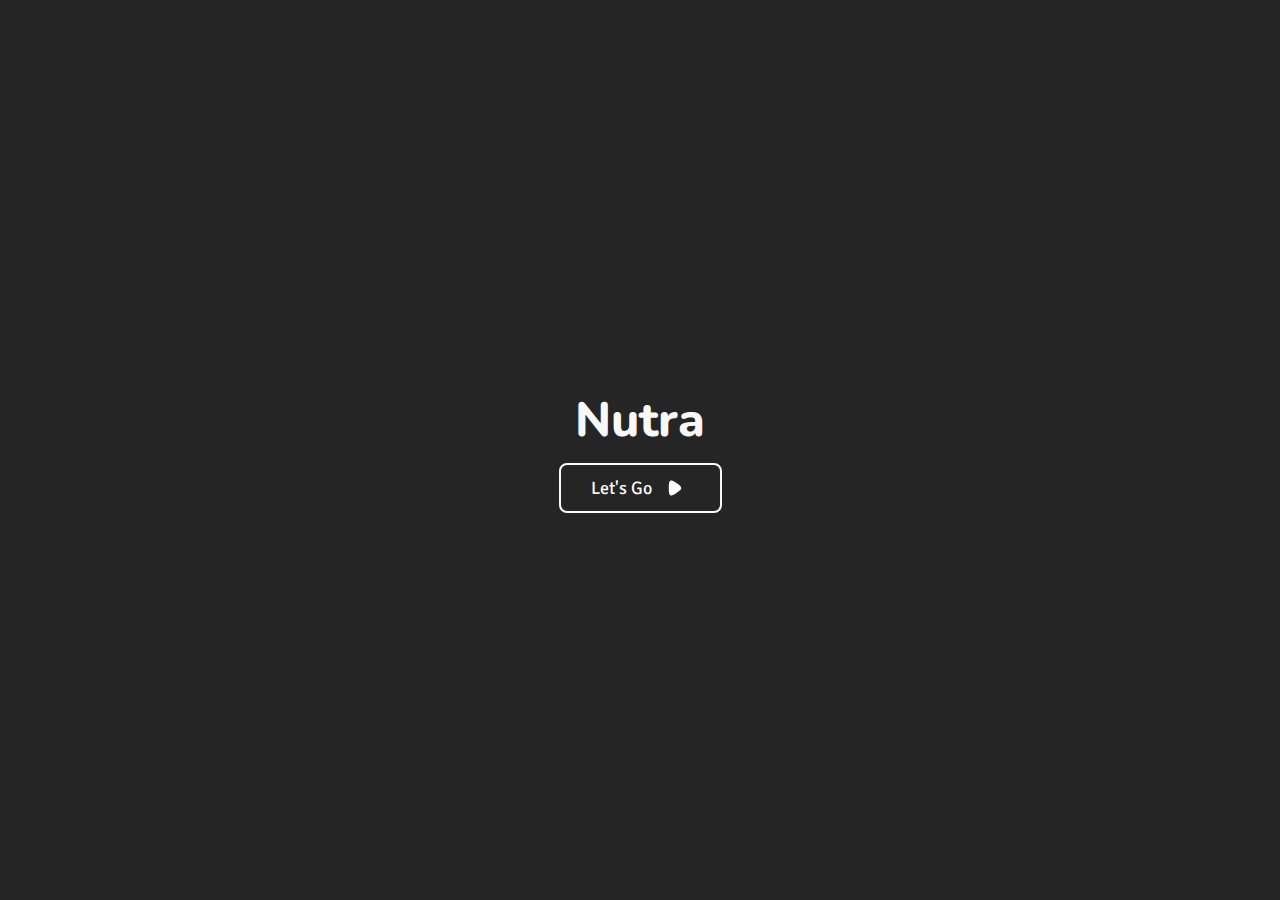
<file: index.html>
<!DOCTYPE html>
<html lang="en">
<head>
    <meta charset="UTF-8">
    <meta name="viewport" content="width=device-width, initial-scale=1.0">
    <link rel="preconnect" href="https://fonts.googleapis.com">
    <link rel="preconnect" href="https://fonts.gstatic.com" crossorigin>
    <link href="https://fonts.googleapis.com/css2?family=Nunito:wght@400;600;700;800&family=Poppins:wght@400;500;600;700&family=Signika:wght@300;400;600&display=swap" rel="stylesheet">
    <link rel="stylesheet" href="index.css">
    <title>Document</title>
</head>
<body>
    
    <div class="main">
        <div class="logo">
            Nutra
            <a href="home.html"><button id="go_btn">Let's Go <img src="icons/join_white.svg" alt="explore"></button></a>
        </div>
    </div>

</body>
</html>
</file>
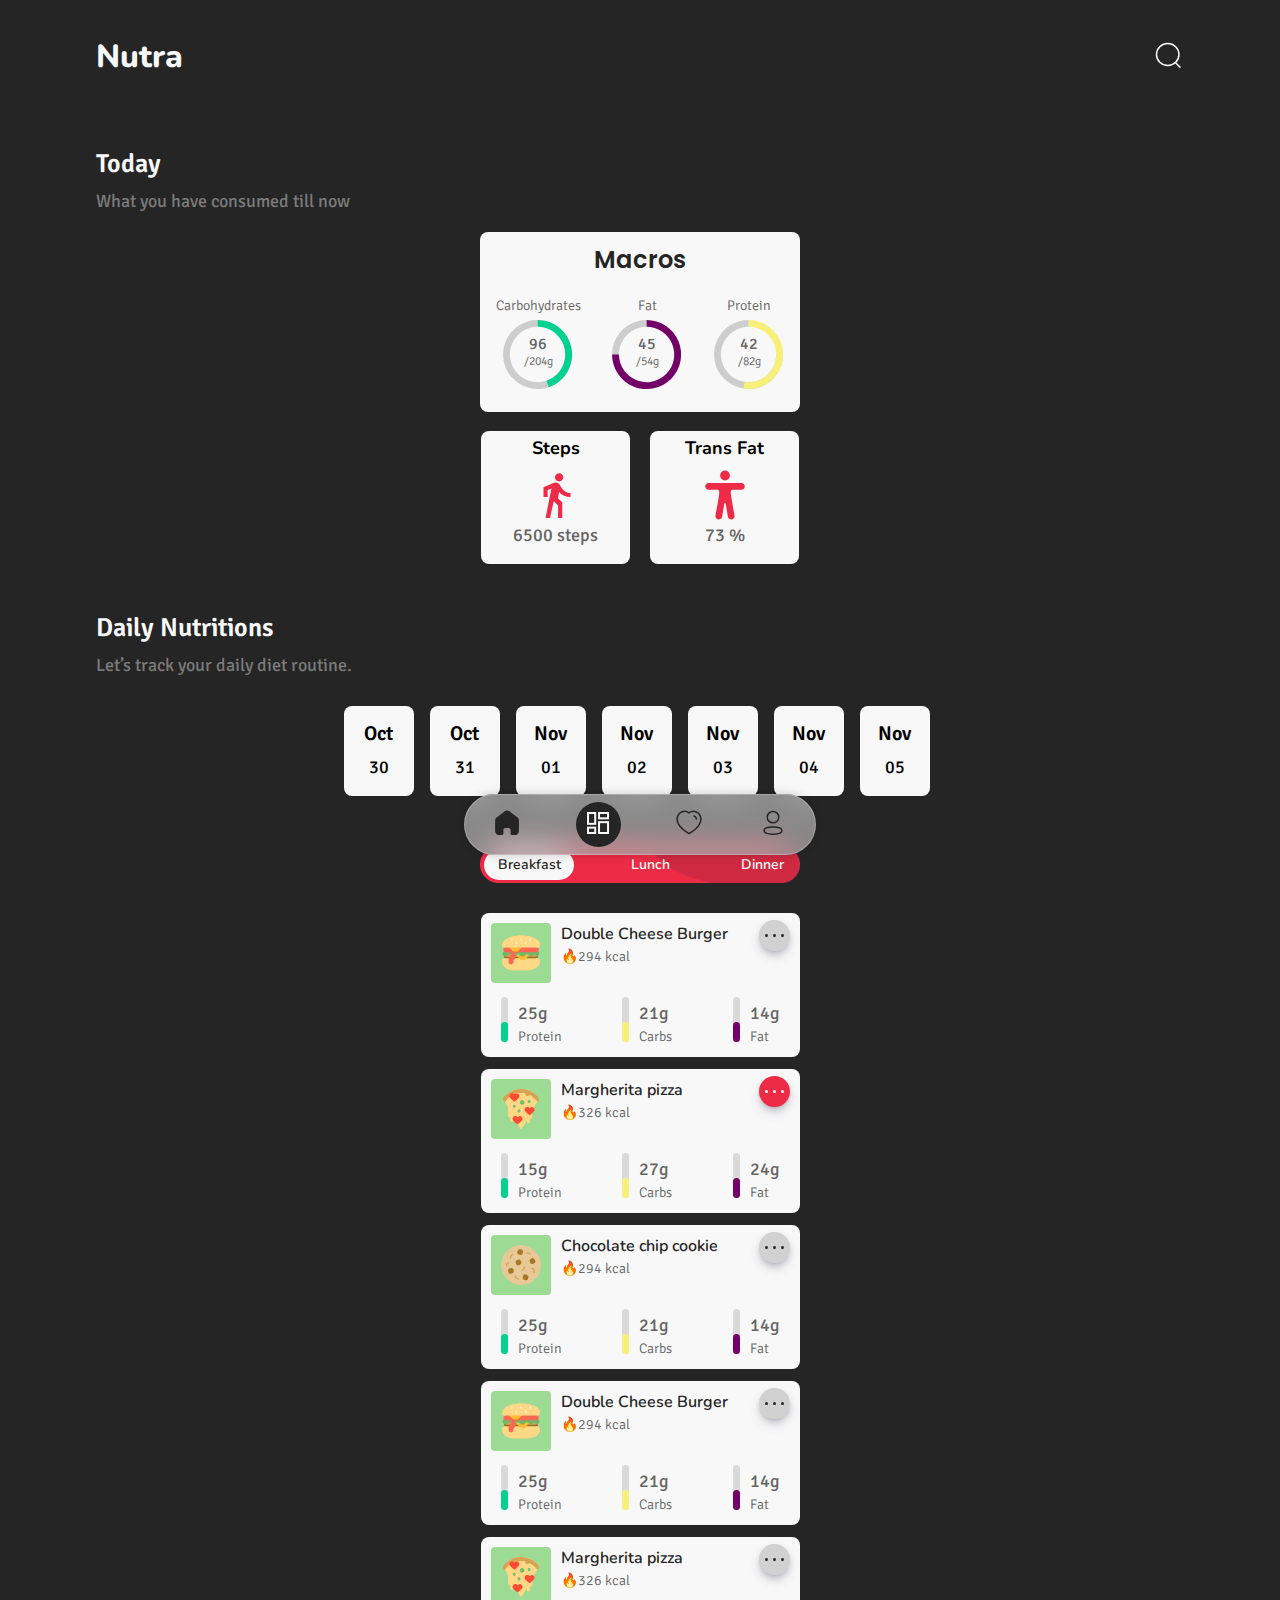
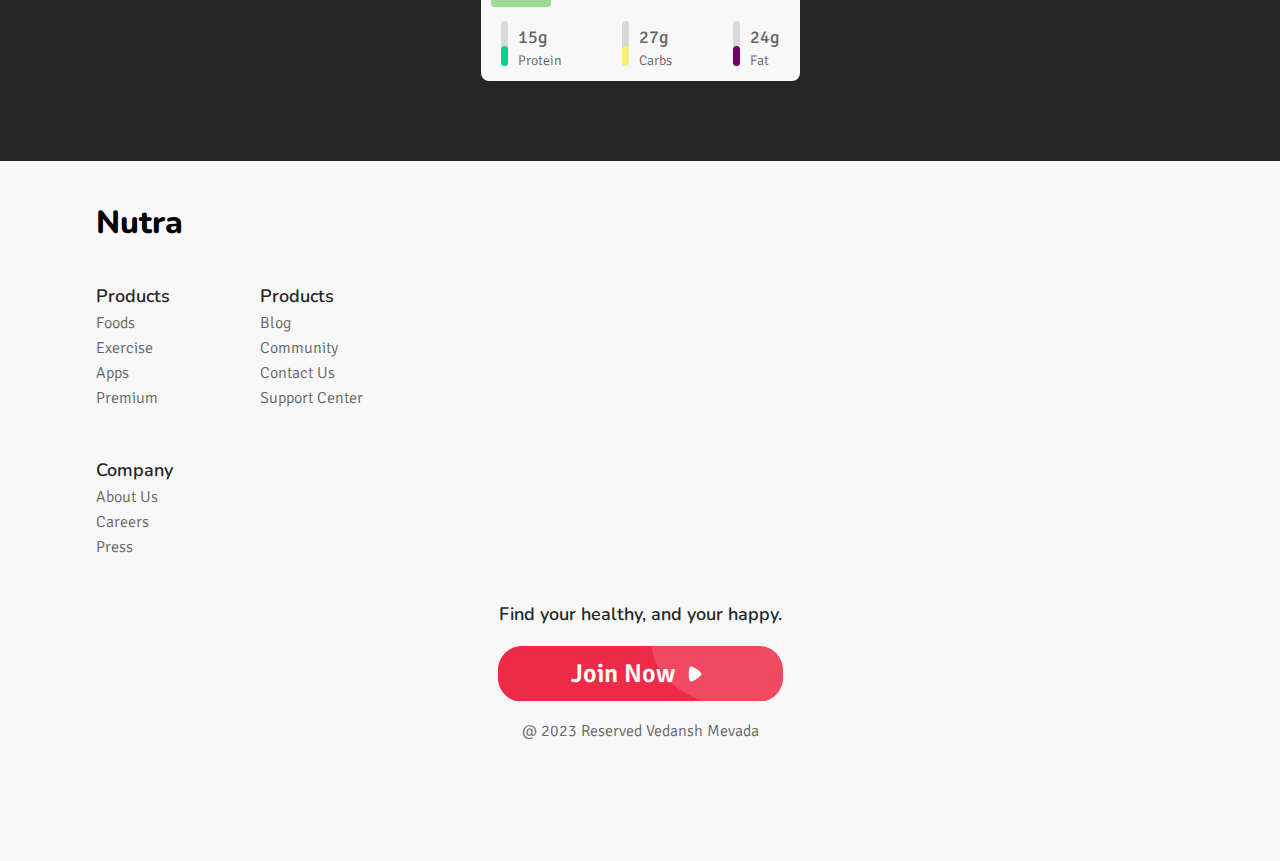
<file: dashboard.html>
<!DOCTYPE html>
<html lang="en">
<head>
    <meta charset="UTF-8">
    <meta name="viewport" content="width=device-width, initial-scale=1.0">
    <link rel="preconnect" href="https://fonts.googleapis.com">
    <link rel="preconnect" href="https://fonts.gstatic.com" crossorigin>
    <link href="https://fonts.googleapis.com/css2?family=Nunito:wght@400;600;700;800&family=Poppins:wght@400;500;600;700&family=Signika:wght@300;400;600&display=swap" rel="stylesheet">
    <link rel="stylesheet" href="css/flipdown.css">
    <link rel="stylesheet" href="css/style.css">
    <script src="js/flipdown.js"></script>
    <link rel="stylesheet" href="dashboard.css">
    <title>Document</title>
</head>
<body>
    
    <div class="main">

        <div class="container">


<!-------------------------------------------- Top Navbar --------------------------------------------------------->



            <div class="upper_nav">
                <a href="index.html"><div id="logo">Nutra</div></a>
                <div id="search"><img src="icons/Search.svg" alt="search_icon"></div>
            </div>
    


<!-------------------------------------------- Bottom Navbar --------------------------------------------------------->



            <div class="lower_nav">
                <div class="menu">
                <a href="home.html"><img src="icons/Home_black.svg" alt="Home"></a>
                <a href="dashboard.html"  id="active"><img src="icons/dashboard_white.svg" alt="Dashboard"></a>
                <a href="#"><img src="icons/Heart.svg" alt="Heart"></a>
                <a href="profile.html"><img src="icons/Profile_outline.svg" alt="Profile"></a>
                </div>
            </div>
    
<!-------------------------------------------- Tracker --------------------------------------------------------->

            <div class="tracker">
                <div class="tracker_title">
                    <h3>Today</h3>
                    <p>What you have consumed till now </p>
                </div>

                <div class="tracker_image">
                    <div class="image_title">Macros</div>
                    <div class="ranges">
                        <div class="carb">
                            <div class="text">Carbohydrates</div>
                            <div class="carb_range">
                                <span id="up">96</span><br>/204g
                            </div>
                        </div>
                        <div class="fat">
                            <div class="text">Fat</div>
                            <div class="fat_range">
                                <span id="up">45</span><br>/54g
                            </div>
                        </div>
                        <div class="protein">
                            <div class="text">Protein</div>
                            <div class="protein_range">
                                <span id="up">42</span><br>/82g
                            </div>
                        </div>
                    </div>

                    <div class="count">
                        <div class="steps side">
                            <div class="step_title">Steps</div>
                            <div class="step_icon"><img src="icons/walk.svg" alt="walk"></div>
                            <div class="step_counts">6500 steps</div>
                        </div>
                        <div class="fat_burn side">
                            <div class="burn_title">Trans Fat</div>
                            <div class="burn_icon"><img src="icons/trans_fat.svg" alt="fat_burn"></div>
                            <div class="burn_counts">73 %</div>
                        </div>
                    </div>
                </div>


<!-------------------------------------------- Days_slider --------------------------------------------------------->



            </div>            

            <div class="newtrients_title">
                <h3>Daily Nutritions</h3>
                <p>Let’s track your daily diet routine.</p>
            </div>



        </div>

        <div class="date_slider">
            <div class="mini_card">
                <div class="month">Oct</div>
                <div class="date">30</div>
            </div>
            <div class="mini_card">
                <div class="month">Oct</div>
                <div class="date">31</div>
            </div>
            <div class="mini_card">
                <div class="month">Nov</div>
                <div class="date">01</div>
            </div>
            <div class="mini_card">
                <div class="month">Nov</div>
                <div class="date">02</div>
            </div>
            <div class="mini_card">
                <div class="month">Nov</div>
                <div class="date">03</div>
            </div>
            <div class="mini_card">
                <div class="month">Nov</div>
                <div class="date">04</div>
            </div>
            <div class="mini_card">
                <div class="month">Nov</div>
                <div class="date">05</div>
            </div>
        </div>




<!-------------------------------------------- Breakfast / Lunch / Dinner --------------------------------------------------------->




        <div class="routine_track">
            <div class="eating_time">
                <img src="images/Timings_plate.png" alt="Timings_plate">
                <ul class="time_ul">
                    <li class="time_li">Breakfast</li>
                    <li class="time_li">Lunch</li>
                    <li class="time_li">Dinner</li>
                </ul>
            </div>



<!-------------------------------------------- Food Card --------------------------------------------------------->




            <div class="cards">

                <div class="card_food">
                    <div class="upper_card">
                        <div class="card_icon"><img src="icons/burger.svg" alt="burger"></div>
                        <div class="name">Double Cheese Burger<br><span id="calorie">🔥294 kcal</span></div>
                    </div>
                    <div class="food_menu">
                        <div class="dot"></div>
                        <div class="dot"></div>
                        <div class="dot"></div>
                    </div>
                    <div class="lower_card">
                        <div class="progress_protein">
                            <div class="progress_icon"><img src="icons/protein_bar.svg" alt="protein_bar"></div>
                            <div class="progress_text">25g<br><span id="prog">Protein</span></div>
                        </div>
                        <div class="progress_carbs">
                            <div class="progress_icon"><img src="icons/carbs_bar.svg" alt="carbs_bar"></div>
                            <div class="progress_text">21g<br><span id="prog">Carbs</span></div>
                        </div>
                        <div class="progress_fat">
                            <div class="progress_icon"><img src="icons/fat_bar.svg" alt="fat_bar"></div>
                            <div class="progress_text">14g<br><span id="prog">Fat</span></div>
                        </div>
                    </div>
                </div>
                <div class="card_food">
                    <div class="upper_card">
                        <div class="card_icon"><img src="icons/pizza.svg" alt="pizza"></div>
                        <div class="name">Margherita pizza<br><span id="calorie">🔥326 kcal</span></div>
                    </div>
                    <div class="food_menu" id="active_menu">
                        <div class="dot"></div>
                        <div class="dot"></div>
                        <div class="dot"></div>
                    </div>
                    <div class="lower_card">
                        <div class="progress_protein">
                            <div class="progress_icon"><img src="icons/protein_bar.svg" alt="protein_bar"></div>
                            <div class="progress_text">15g<br><span id="prog">Protein</span></div>
                        </div>
                        <div class="progress_carbs">
                            <div class="progress_icon"><img src="icons/carbs_bar.svg" alt="carbs_bar"></div>
                            <div class="progress_text">27g<br><span id="prog">Carbs</span></div>
                        </div>
                        <div class="progress_fat">
                            <div class="progress_icon"><img src="icons/fat_bar.svg" alt="fat_bar"></div>
                            <div class="progress_text">24g<br><span id="prog">Fat</span></div>
                        </div>
                    </div>
                </div>
                <div class="card_food">
                    <div class="upper_card">
                        <div class="card_icon"><img src="icons/cookie.svg" alt="cookie"></div>
                        <div class="name">Chocolate chip cookie<br><span id="calorie">🔥294 kcal</span></div>
                    </div>
                    <div class="food_menu">
                        <div class="dot"></div>
                        <div class="dot"></div>
                        <div class="dot"></div>
                    </div>
                    <div class="lower_card">
                        <div class="progress_protein">
                            <div class="progress_icon"><img src="icons/protein_bar.svg" alt="protein_bar"></div>
                            <div class="progress_text">25g<br><span id="prog">Protein</span></div>
                        </div>
                        <div class="progress_carbs">
                            <div class="progress_icon"><img src="icons/carbs_bar.svg" alt="carbs_bar"></div>
                            <div class="progress_text">21g<br><span id="prog">Carbs</span></div>
                        </div>
                        <div class="progress_fat">
                            <div class="progress_icon"><img src="icons/fat_bar.svg" alt="fat_bar"></div>
                            <div class="progress_text">14g<br><span id="prog">Fat</span></div>
                        </div>
                    </div>
                </div>
                <div class="card_food">
                    <div class="upper_card">
                        <div class="card_icon"><img src="icons/burger.svg" alt="burger"></div>
                        <div class="name">Double Cheese Burger<br><span id="calorie">🔥294 kcal</span></div>
                    </div>
                    <div class="food_menu">
                        <div class="dot"></div>
                        <div class="dot"></div>
                        <div class="dot"></div>
                    </div>
                    <div class="lower_card">
                        <div class="progress_protein">
                            <div class="progress_icon"><img src="icons/protein_bar.svg" alt="protein_bar"></div>
                            <div class="progress_text">25g<br><span id="prog">Protein</span></div>
                        </div>
                        <div class="progress_carbs">
                            <div class="progress_icon"><img src="icons/carbs_bar.svg" alt="carbs_bar"></div>
                            <div class="progress_text">21g<br><span id="prog">Carbs</span></div>
                        </div>
                        <div class="progress_fat">
                            <div class="progress_icon"><img src="icons/fat_bar.svg" alt="fat_bar"></div>
                            <div class="progress_text">14g<br><span id="prog">Fat</span></div>
                        </div>
                    </div>
                </div>
                <div class="card_food">
                    <div class="upper_card">
                        <div class="card_icon"><img src="icons/pizza.svg" alt="pizza"></div>
                        <div class="name">Margherita pizza<br><span id="calorie">🔥326 kcal</span></div>
                    </div>
                    <div class="food_menu">
                        <div class="dot"></div>
                        <div class="dot"></div>
                        <div class="dot"></div>
                    </div>
                    <div class="lower_card">
                        <div class="progress_protein">
                            <div class="progress_icon"><img src="icons/protein_bar.svg" alt="protein_bar"></div>
                            <div class="progress_text">15g<br><span id="prog">Protein</span></div>
                        </div>
                        <div class="progress_carbs">
                            <div class="progress_icon"><img src="icons/carbs_bar.svg" alt="carbs_bar"></div>
                            <div class="progress_text">27g<br><span id="prog">Carbs</span></div>
                        </div>
                        <div class="progress_fat">
                            <div class="progress_icon"><img src="icons/fat_bar.svg" alt="fat_bar"></div>
                            <div class="progress_text">24g<br><span id="prog">Fat</span></div>
                        </div>
                    </div>
                </div>

            </div>



        </div>



    </div>


<!-------------------------------------------- Footer --------------------------------------------------------->




    <footer>

        <section>
            <div class="footer_logo">Nutra</div>

            <div class="footer_title">

                <div class="title_one">
                    <div class="primary">Products</div>
                    <ul id="secondary">
                        <li id="secondary_li">Foods</li>
                        <li id="secondary_li">Exercise</li>
                        <li id="secondary_li">Apps</li>
                        <li id="secondary_li">Premium</li>
                    </ul>
                </div>
                <div class="title_two">
                    <div class="primary">Products</div>
                    <ul id="secondary">
                        <li id="secondary_li">Blog</li>
                        <li id="secondary_li">Community</li>
                        <li id="secondary_li">Contact Us</li>
                        <li id="secondary_li">Support Center</li>
                    </ul>
                </div>


            </div>

            <div class="title_three title_third" >
                <div class="primary">Company</div>
                <ul id="secondary">
                    <li id="secondary_li">About Us</li>
                    <li id="secondary_li">Careers</li>
                    <li id="secondary_li">Press</li>
                </ul>
            </div>

            <div class="title_center">
                Find your healthy, and your happy.
            </div>

            <a href="dashboard.html">
                <div class="join_footer">
                    Join Now <img src="icons/join_white.svg" alt="join">
                </div>
            </a>

            <div class="copyright">
                @ 2023 Reserved Vedansh Mevada
            </div>

        </section>

    </footer>


</body>
</html>
</file>
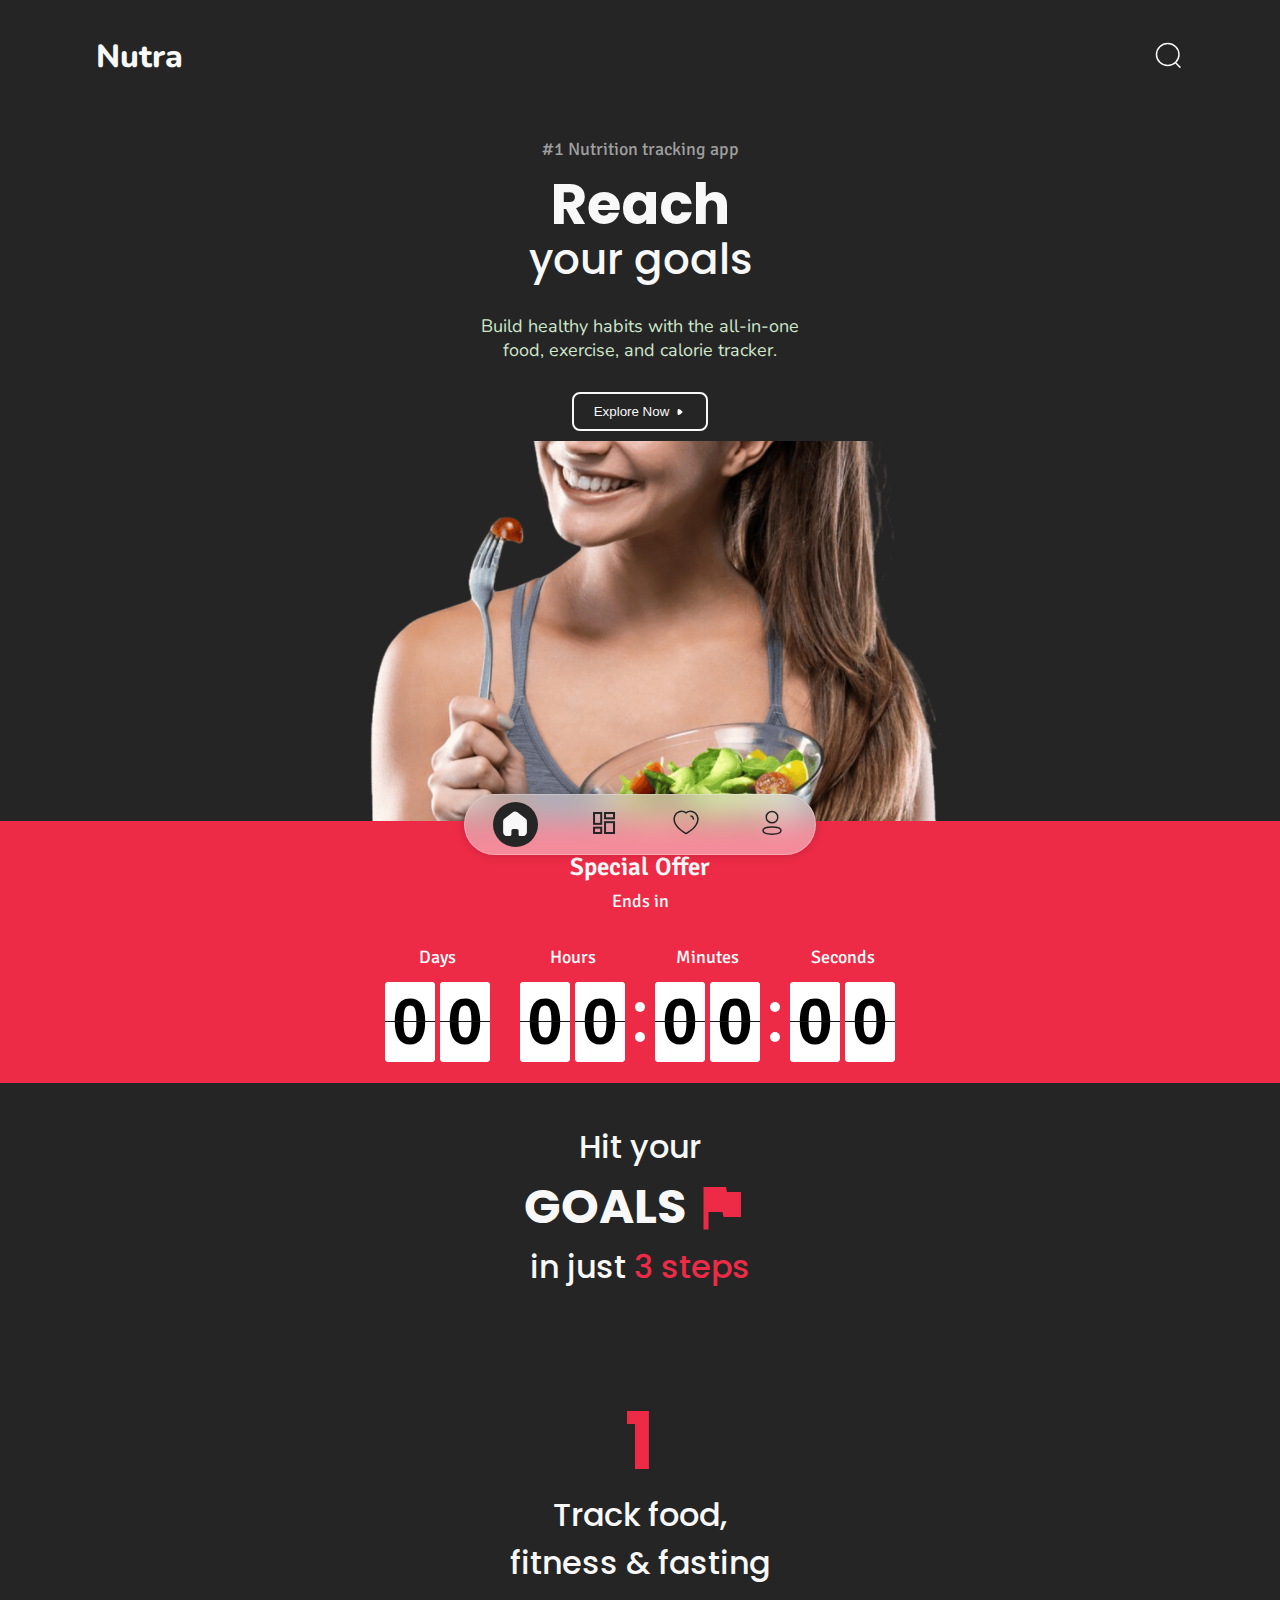
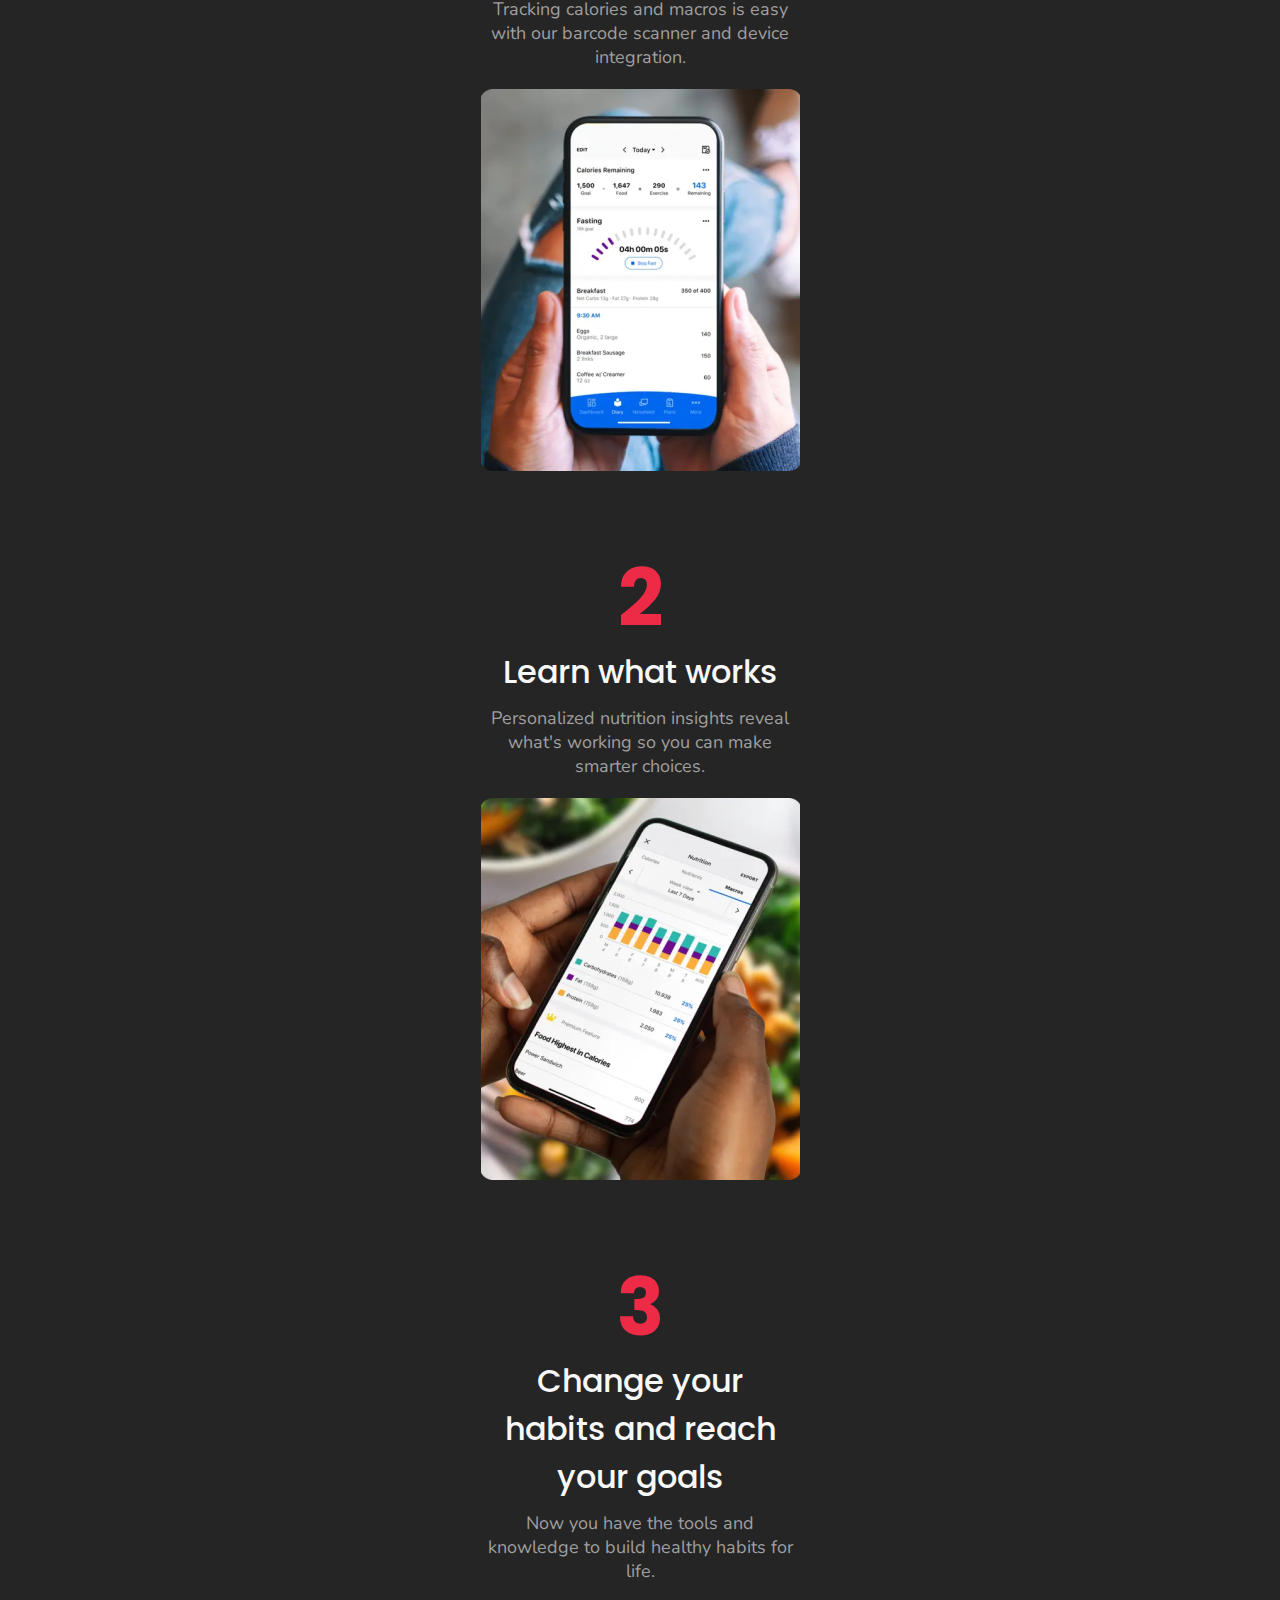
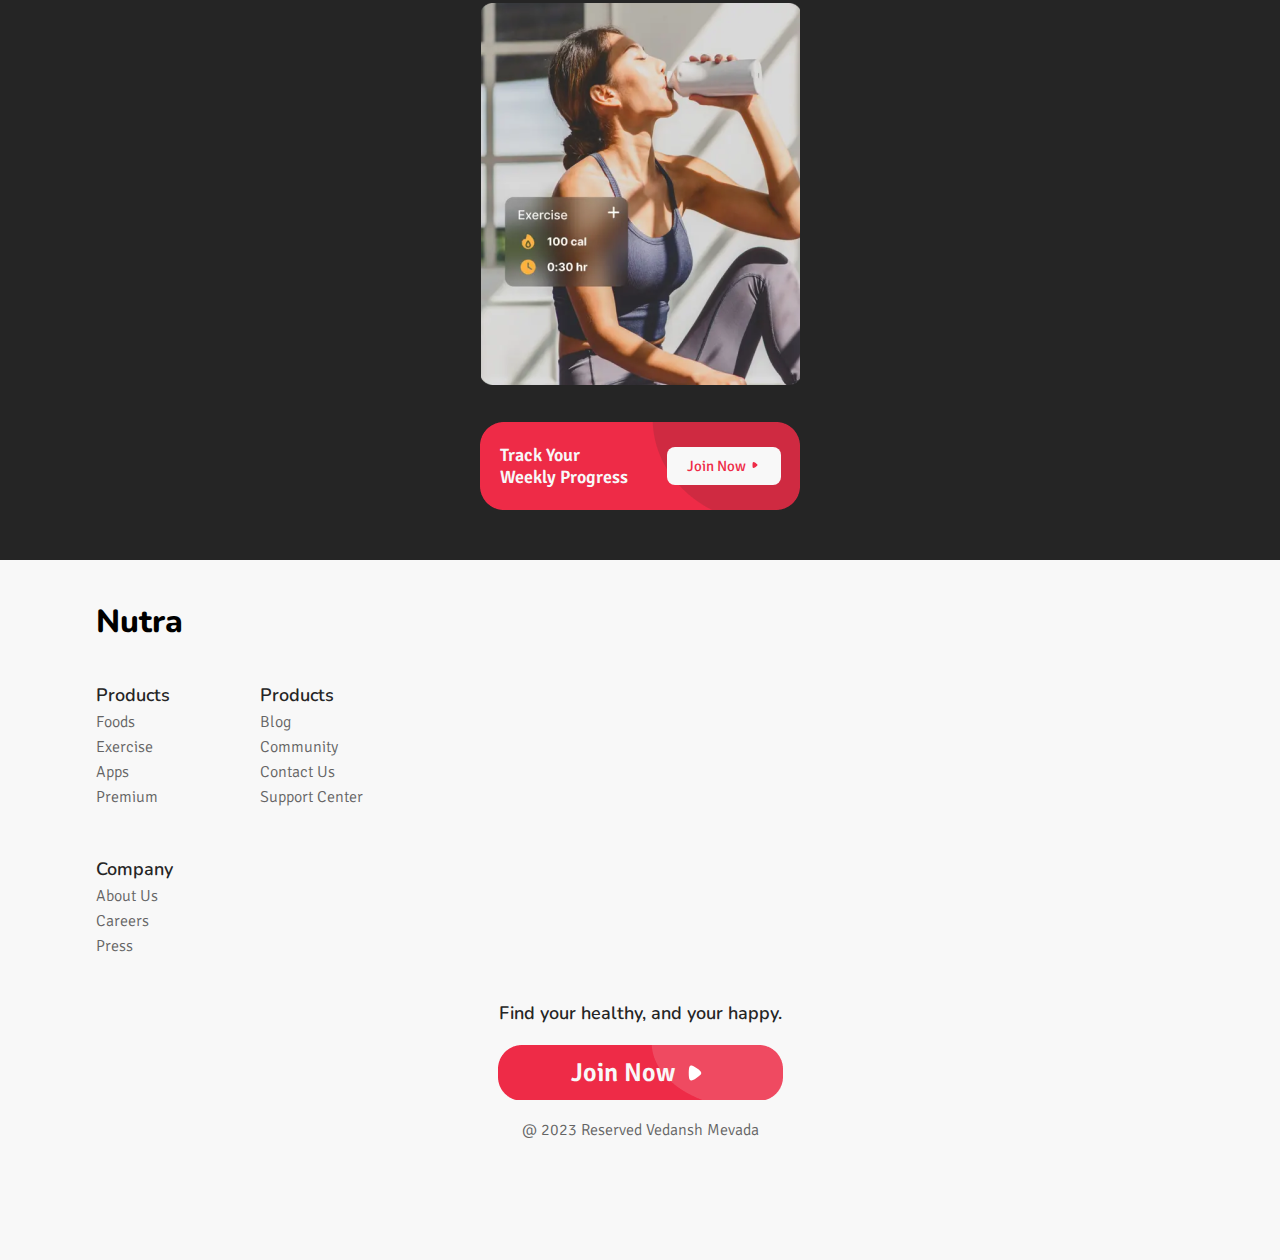
<file: home.html>
<!DOCTYPE html>
<html lang="en">
<head>
    <meta charset="UTF-8">
    <meta name="viewport" content="width=device-width, initial-scale=1.0">
    <link rel="preconnect" href="https://fonts.googleapis.com">
    <link rel="preconnect" href="https://fonts.gstatic.com" crossorigin>
    <link href="https://fonts.googleapis.com/css2?family=Nunito:wght@400;600;700;800&family=Poppins:wght@400;500;600;700&family=Signika:wght@300;400;600&display=swap" rel="stylesheet">
    <link rel="stylesheet" href="css/flipdown.css">
    <link rel="stylesheet" href="css/style.css">
    <script src="js/flipdown.js"></script>
    <link rel="stylesheet" href="home.css">
    <title>Document</title>
</head>
<body>
    
    <div class="main">

        <div class="container">


<!-------------------------------------------- Top Navbar --------------------------------------------------------->



            <div class="upper_nav">
                <a href="index.html"><div id="logo">Nutra</div></a>
                <div id="search"><img src="icons/Search.svg" alt="search_icon"></div>
            </div>
    

<!-------------------------------------------- Bottom Navbar --------------------------------------------------------->



            <div class="lower_nav">
                <div class="menu">
                <a href="home.html" id="active"><img src="icons/Home.svg" alt="Home"></a>
                <a href="dashboard.html"><img src="icons/dashboard.svg" alt="Dashboard"></a>
                <a href="#"><img src="icons/Heart.svg" alt="Heart"></a>
                <a href="profile.html"><img src="icons/Profile_outline.svg" alt="Profile"></a>
                </div>
            </div>

            
<!-------------------------------------------- Hero Content --------------------------------------------------------->



            <div class="hero">
                <div class="left">
                    <div class="one">#1 Nutrition tracking app</div>
                    <div class="two"><span id="reach">Reach</span><br>your goals</div>
                    <div class="three">Build healthy habits with the all-in-one<br>food, exercise, and calorie tracker.</div>
                    <a href="dashboard.html"><button id="explore">Explore Now <img src="icons/explore_white.svg" alt=""></button></a>
                </div>
                
                <div class="right">
                    <img src="images/girl_photo.png" alt="Girl_photo">
                </div>
    
            </div>

        </div>


<!-------------------------------------------- Offer Timer --------------------------------------------------------->



        <div class="timer">

            <div class="offer">Special Offer</div>
            <div class="offerEnds">Ends in</div>

            <div class="timer_container">
                    <div id="flipdown" class="flipdown"></div>
                <script>
                    document.addEventListener('DOMContentLoaded', () => {
                        let timer_ = 1699639289//unix timestamp
                        let flipdown = new FlipDown(timer_)
                            .start()
                            .ifEnded(() => {
                                document.querySelector(".flipdown").innerHTML = `<h2>Timer is ended</h2>`;
                            })
                    })
                </script>
            
            </div>
        </div>



<!-------------------------------------------- Goals --------------------------------------------------------->



        <div class="goals">
            <div class="goals_title">
                Hit your <br>
                <div class="goal_center"><span id="big_goal">GOALS</span><img src="icons/Flag.svg" alt="flag"> <br></div>
                in just <span id="steps">3 steps</span>
            </div>
        </div>

        <div class="step_1">

            <div class="top">1</div>
            <div class="middle">Track food,<br>fitness & fasting</div>
            <div class="bottom">Tracking calories and macros is easy with our barcode scanner and device integration.</div>
            <img src="images/image_1.png" alt="step_1" id="img_1">

        </div>

        <div class="step_2">

            <div class="top">2</div>
            <div class="middle">Learn what works</div>
            <div class="bottom">Personalized nutrition insights reveal what's working so you can make smarter choices.</div>
            <img src="images/image_2.png" alt="step_2" id="img_2">

        </div>

        <div class="step_3">

            <div class="top">3</div>
            <div class="middle">Change your<br>habits and reach<br>your goals</div>
            <div class="bottom">Now you have the tools and knowledge to build healthy habits for life.</div>
            <img src="images/image_3.png" alt="step_3" id="img_3">

        </div>


        <div class="track">
            <div class="text">
                Track Your<br>
                Weekly Progress
            </div>
            <div class="btn">
                <a href="dashboard.html"><button id="join">Join Now <img src="icons/explore.svg" alt="join"></button></a>
            </div>
        </div>


    </div>


<!-------------------------------------------- Footer --------------------------------------------------------->



    <footer>

        <section>
            <div class="footer_logo">Nutra</div>

            <div class="footer_title">

                <div class="title_one">
                    <div class="primary">Products</div>
                    <ul id="secondary">
                        <li id="secondary_li">Foods</li>
                        <li id="secondary_li">Exercise</li>
                        <li id="secondary_li">Apps</li>
                        <li id="secondary_li">Premium</li>
                    </ul>
                </div>
                <div class="title_two">
                    <div class="primary">Products</div>
                    <ul id="secondary">
                        <li id="secondary_li">Blog</li>
                        <li id="secondary_li">Community</li>
                        <li id="secondary_li">Contact Us</li>
                        <li id="secondary_li">Support Center</li>
                    </ul>
                </div>


            </div>

            <div class="title_three title_third" >
                <div class="primary">Company</div>
                <ul id="secondary">
                    <li id="secondary_li">About Us</li>
                    <li id="secondary_li">Careers</li>
                    <li id="secondary_li">Press</li>
                </ul>
            </div>

            <div class="title_center">
                Find your healthy, and your happy.
            </div>

            <a href="dashboard.html">
                <div class="join_footer">
                    Join Now <img src="icons/join_white.svg" alt="join">
                </div>
            </a>

            <div class="copyright">
                @ 2023 Reserved Vedansh Mevada
            </div>

        </section>

    </footer>

</body>
</html>
</file>
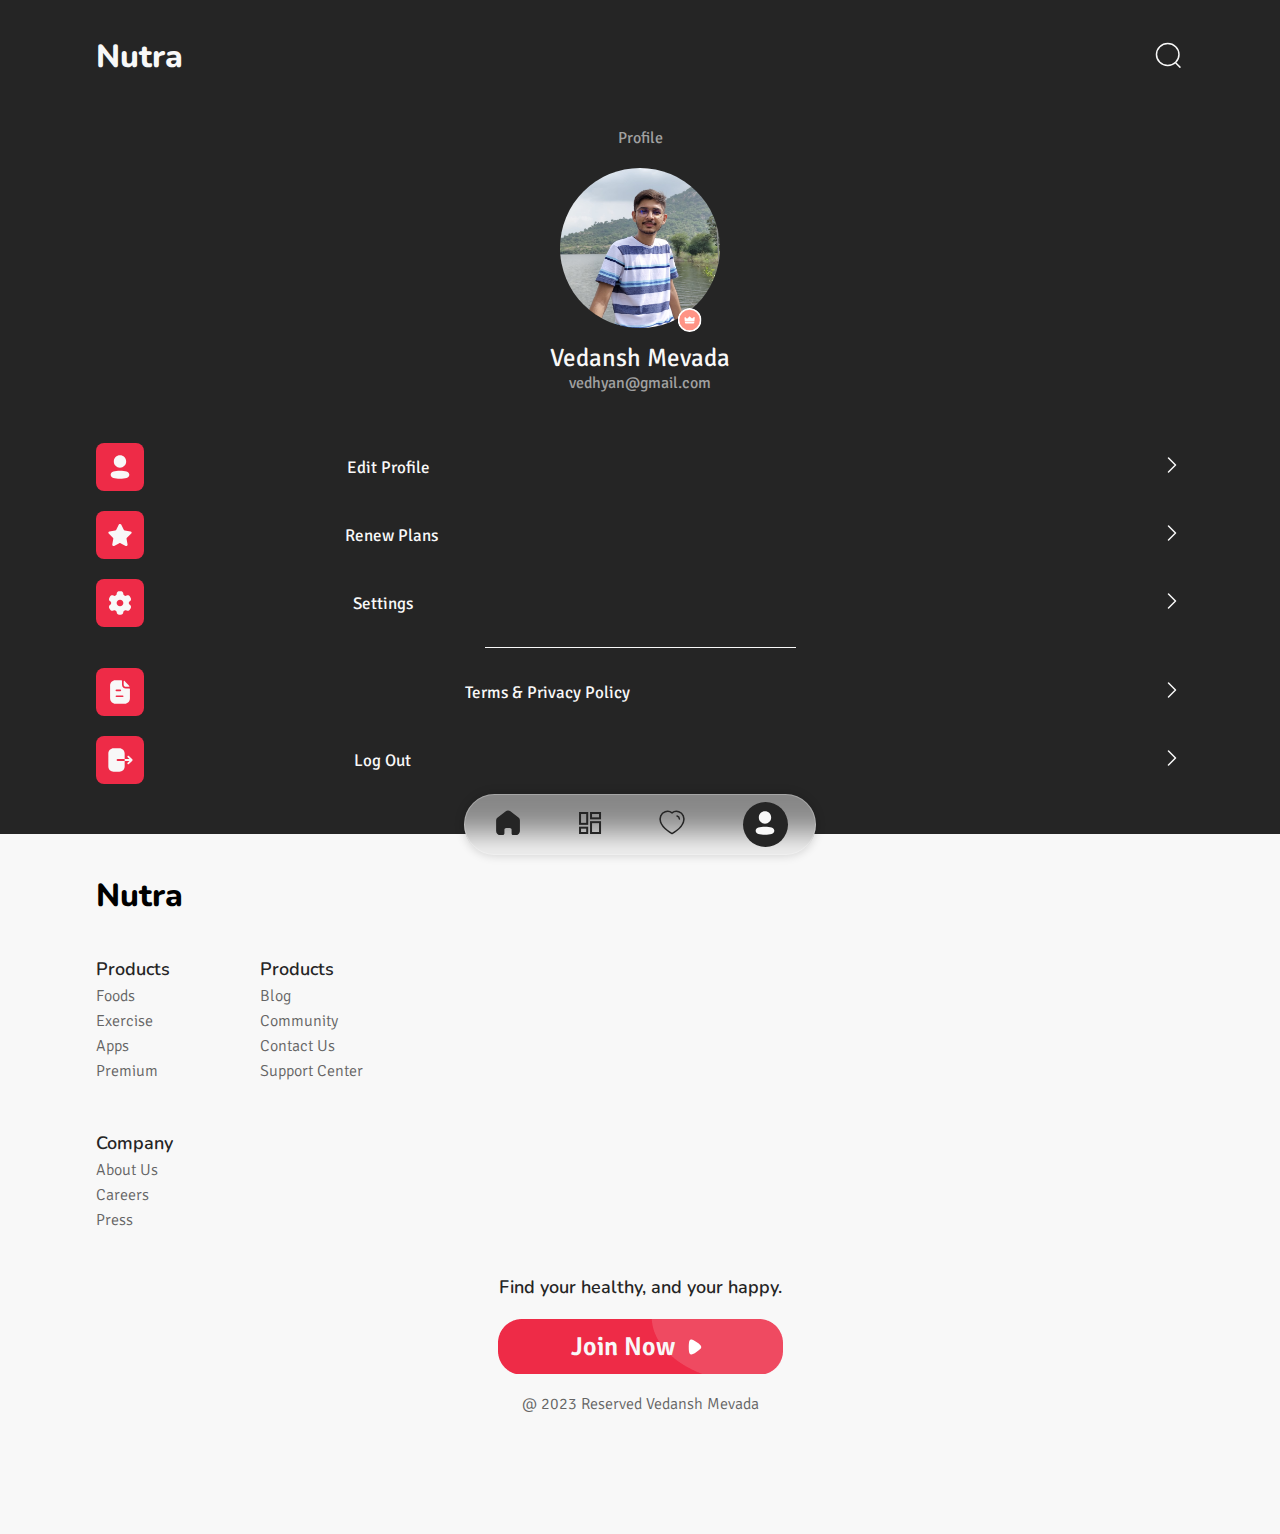
<file: profile.html>
<!DOCTYPE html>
<html lang="en">
<head>
    <meta charset="UTF-8">
    <meta name="viewport" content="width=device-width, initial-scale=1.0">
    <link rel="preconnect" href="https://fonts.googleapis.com">
    <link rel="preconnect" href="https://fonts.gstatic.com" crossorigin>
    <link href="https://fonts.googleapis.com/css2?family=Nunito:wght@400;600;700;800&family=Poppins:wght@400;500;600;700&family=Signika:wght@300;400;600&display=swap" rel="stylesheet">
    <link rel="stylesheet" href="css/flipdown.css">
    <link rel="stylesheet" href="css/style.css">
    <script src="js/flipdown.js"></script>
    <link rel="stylesheet" href="profile.css">
    <title>Document</title>
</head>
<body>
    
    <div class="main">

        <div class="container">



<!-------------------------------------------- Top Navbar --------------------------------------------------------->



            <div class="upper_nav">
                <a href="index.html"><div id="logo">Nutra</div></a>
                <div id="search"><img src="icons/Search.svg" alt="search_icon"></div>
            </div>
    


<!-------------------------------------------- Bottom Navbar --------------------------------------------------------->




            <div class="lower_nav">
                <div class="menu">
                <a href="home.html"><img src="icons/Home_black.svg" alt="Home"></a>
                <a href="dashboard.html"><img src="icons/dashboard.svg" alt="Dashboard"></a>
                <a href="#"><img src="icons/Heart.svg" alt="Heart"></a>
                <a href="profile.html"  id="active"><img src="icons/Profile.svg" alt="Profile"></a>
                </div>
            </div>
    

<!-------------------------------------------- Profile --------------------------------------------------------->



            <div class="profile">
                <div class="profile_title">
                    Profile
                </div>
                <div class="profile_img">
                    <img src="images/vedansh.jpeg" alt="vedansh">
                    <img src="icons/subscription.svg" alt="vedansh" id="subscription">
                </div>
                <div class="profile_name">
                    Vedansh Mevada
                </div>
                <div class="profile_email">
                    vedhyan@gmail.com
                </div>
            </div>



<!-------------------------------------------- Options --------------------------------------------------------->



            <div class="options">

                <a href="#">
                    <div class="edit">
                        <div class="edit_icon"><img src="icons/Profile.svg" alt="profile"></div>
                        <div class="edit_title">Edit Profile</div>
                        <div class="edit_arrow"><img src="icons/profile_arrow.svg" alt="profile_arrow"></div>
                    </div>
                </a>
                
                <a href="#">
                    <div class="renew">
                        <div class="renew_icon"><img src="icons/Star.svg" alt="Star"></div>
                        <div class="renew_title">Renew Plans</div>
                        <div class="renew_arrow"><img src="icons/profile_arrow.svg" alt="profile_arrow"></div>
                    </div>
                </a>

                <a href="#">
                    <div class="setting">
                        <div class="setting_icon"><img src="icons/Setting.svg" alt="setting"></div>
                        <div class="setting_title">Settings</div>
                        <div class="setting_arrow"><img src="icons/profile_arrow.svg" alt="profile_arrow"></div>
                    </div>
                </a>

                <hr>

                <a href="#">
                    <div class="terms">
                        <div class="terms_icon"><img src="icons/terms.svg" alt="terms"></div>
                        <div class="terms_title">Terms & Privacy Policy</div>
                        <div class="terms_arrow"><img src="icons/profile_arrow.svg" alt="profile_arrow"></div>
                    </div>
                </a>

                <a href="index.html">
                    <div class="log_out">
                        <div class="log_out_icon"><img src="icons/Logout.svg" alt="log_out"></div>
                        <div class="log_out_title">Log Out</div>
                        <div class="log_out_arrow"><img src="icons/profile_arrow.svg" alt="profile_arrow"></div>
                    </div>
                </a>



            </div>
        </div>

    </div>


<!-------------------------------------------- Footer --------------------------------------------------------->



    <footer>

        <section>
            <div class="footer_logo">Nutra</div>

            <div class="footer_title">

                <div class="title_one">
                    <div class="primary">Products</div>
                    <ul id="secondary">
                        <li id="secondary_li">Foods</li>
                        <li id="secondary_li">Exercise</li>
                        <li id="secondary_li">Apps</li>
                        <li id="secondary_li">Premium</li>
                    </ul>
                </div>
                <div class="title_two">
                    <div class="primary">Products</div>
                    <ul id="secondary">
                        <li id="secondary_li">Blog</li>
                        <li id="secondary_li">Community</li>
                        <li id="secondary_li">Contact Us</li>
                        <li id="secondary_li">Support Center</li>
                    </ul>
                </div>


            </div>

            <div class="title_three title_third" >
                <div class="primary">Company</div>
                <ul id="secondary">
                    <li id="secondary_li">About Us</li>
                    <li id="secondary_li">Careers</li>
                    <li id="secondary_li">Press</li>
                </ul>
            </div>

            <div class="title_center">
                Find your healthy, and your happy.
            </div>

            <a href="dashboard.html">
                <div class="join_footer">
                    Join Now <img src="icons/join_white.svg" alt="join">
                </div>
            </a>

            <div class="copyright">
                @ 2023 Reserved Vedansh Mevada
            </div>

        </section>

    </footer>


</body>
</html>
</file>
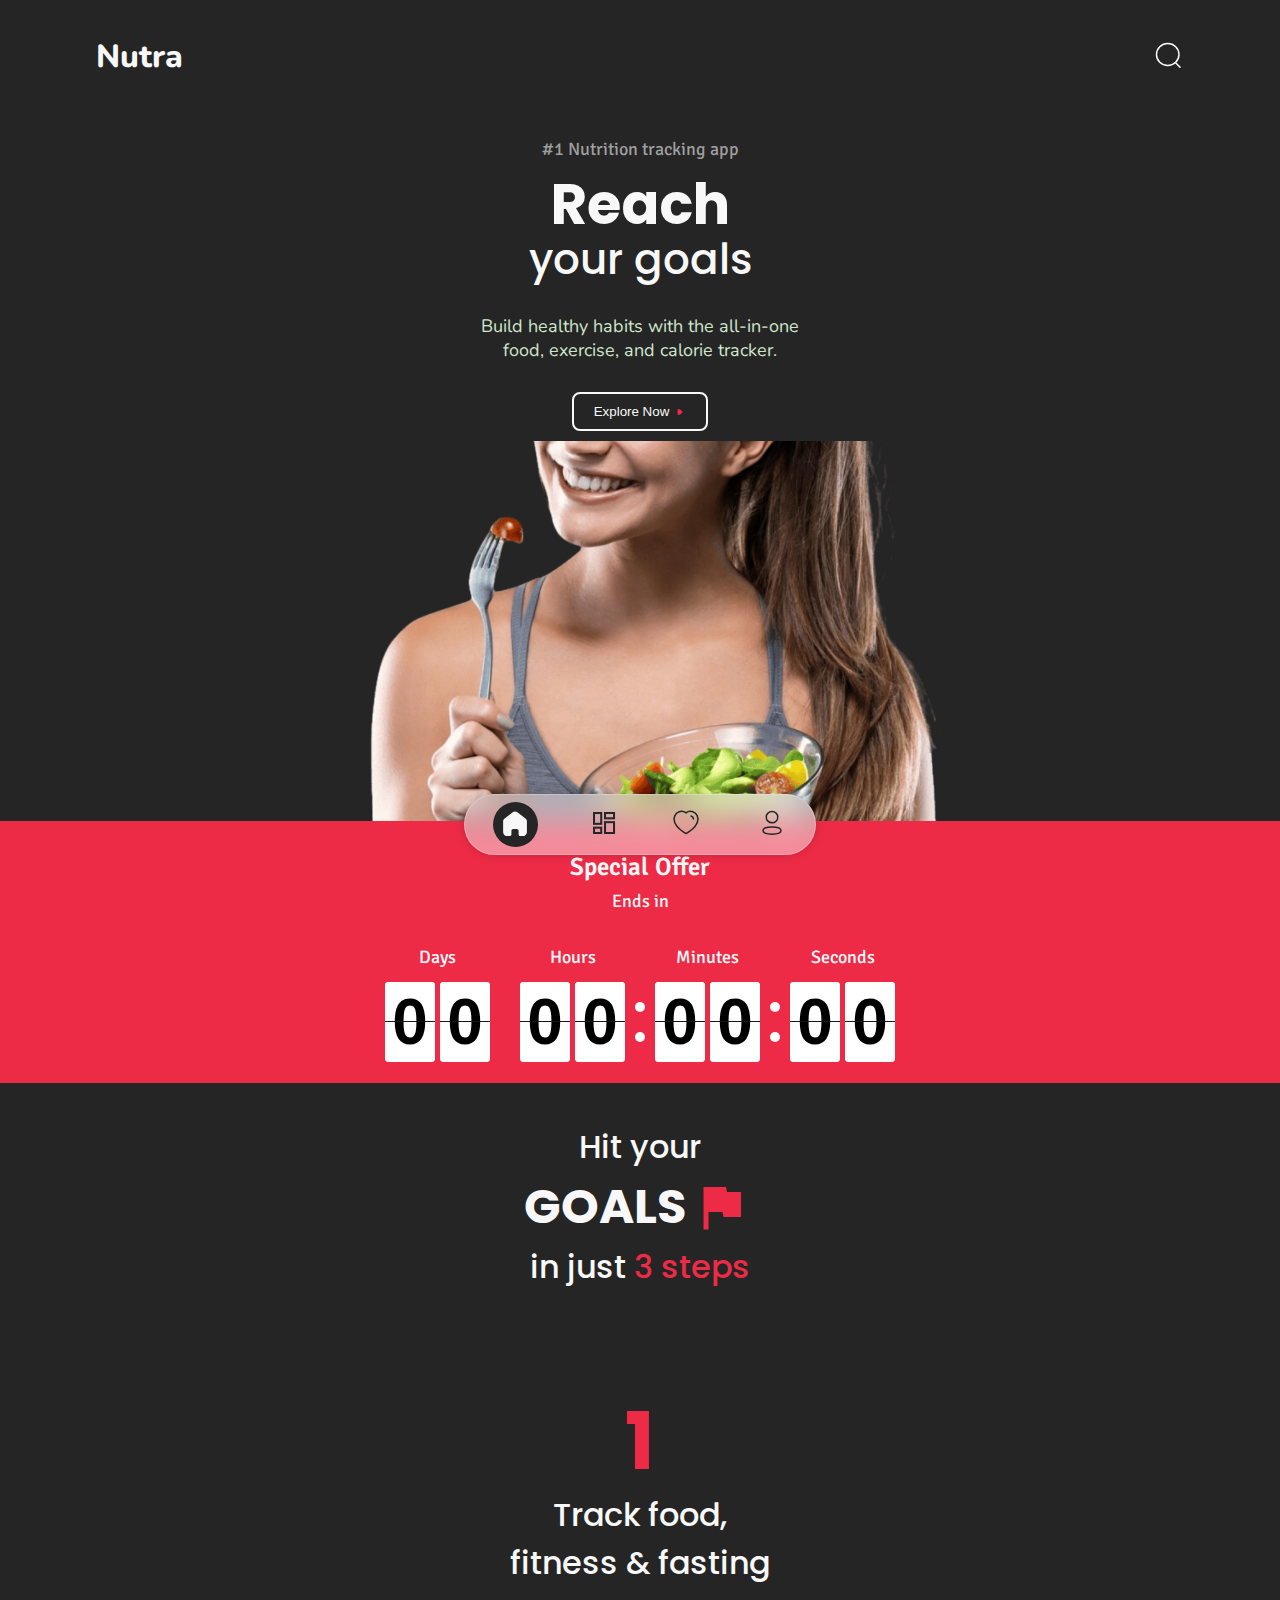
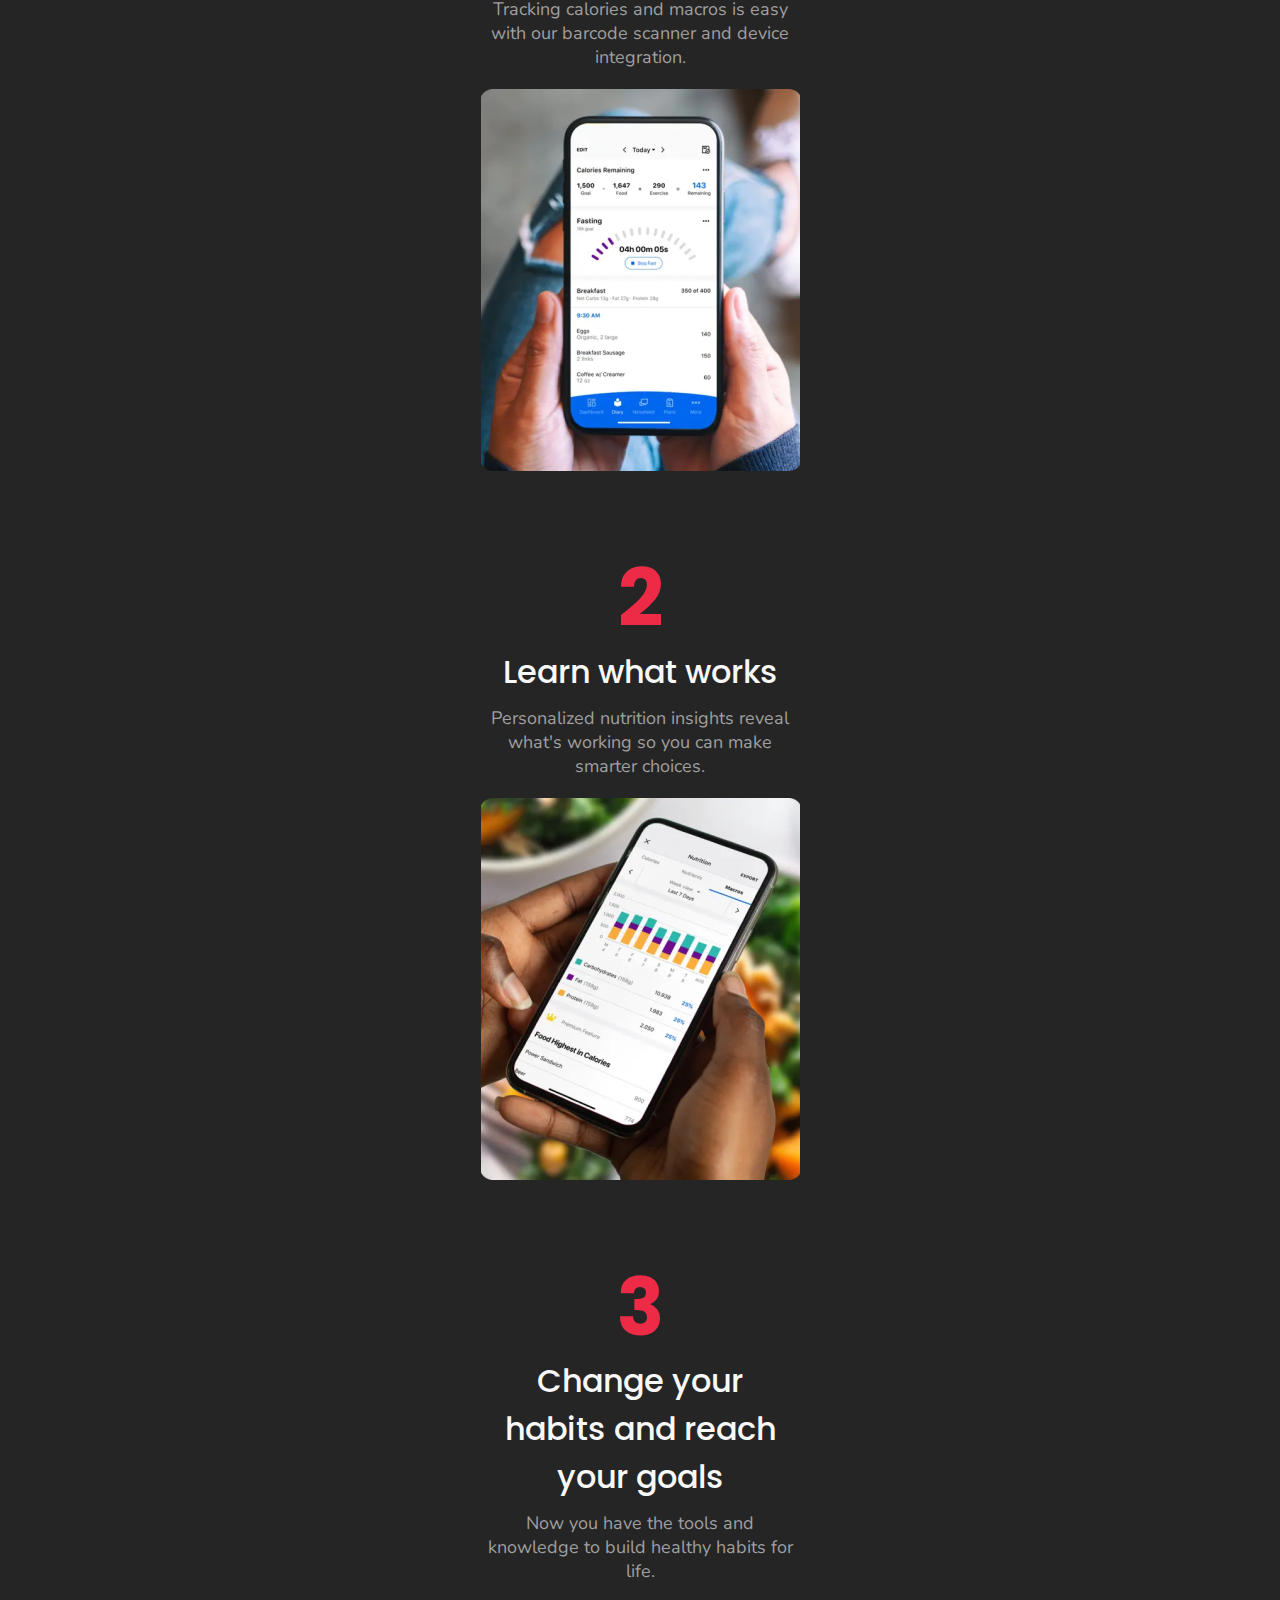
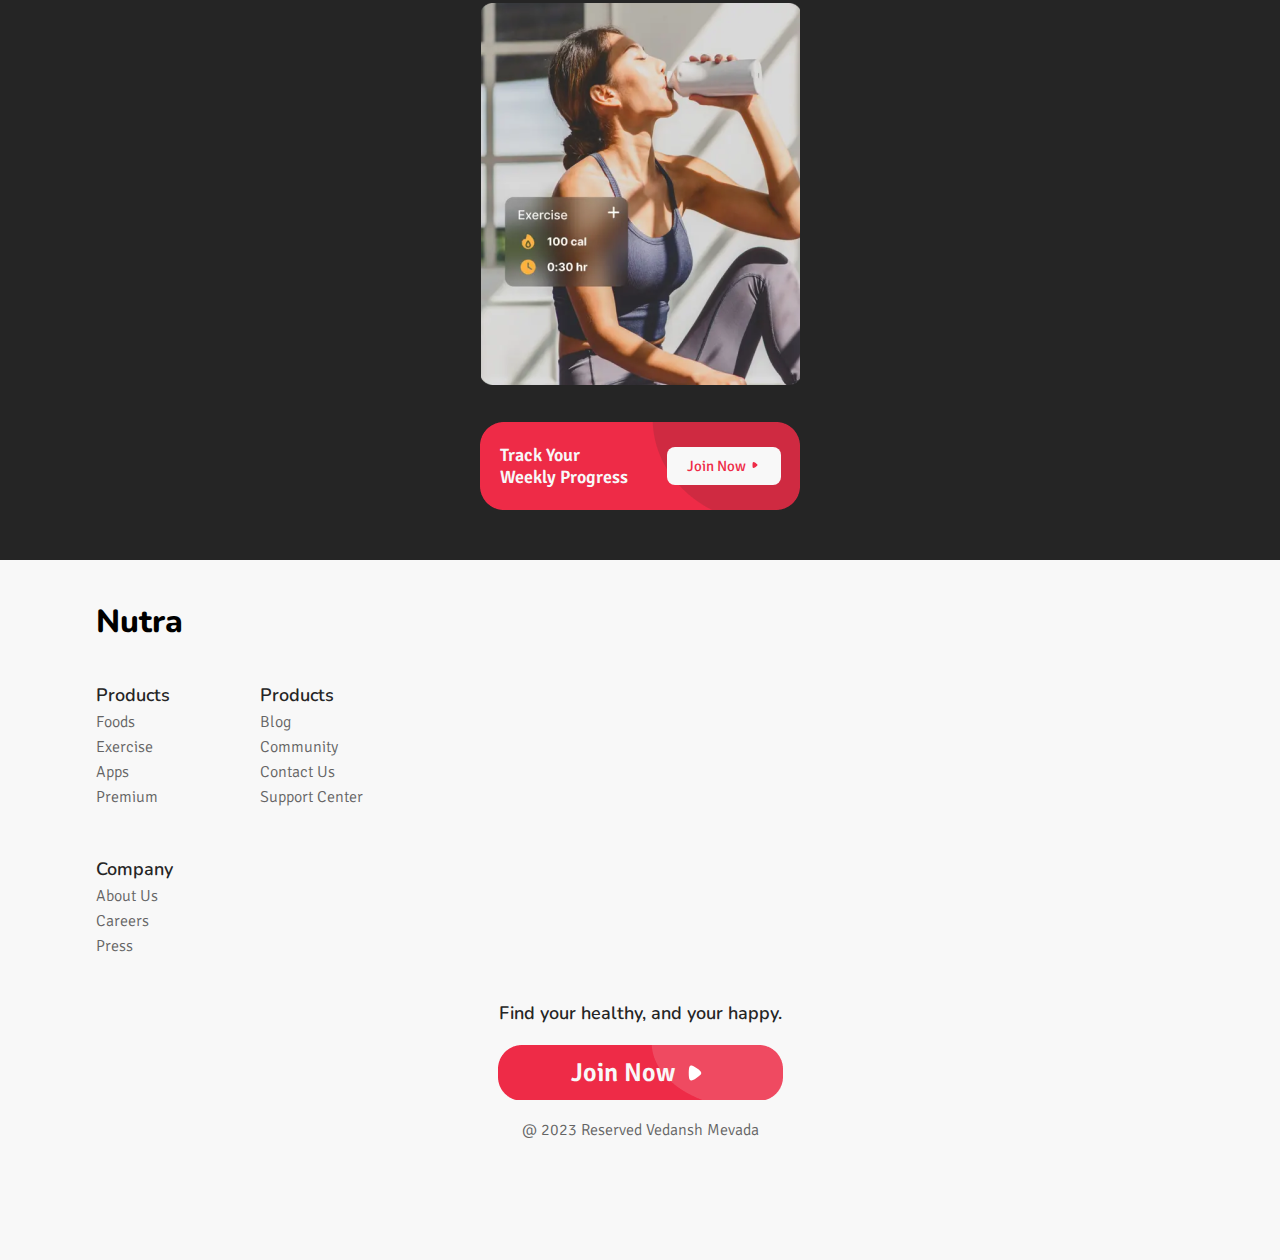
<file: tracking.html>
<!DOCTYPE html>
<html lang="en">
<head>
    <meta charset="UTF-8">
    <meta name="viewport" content="width=device-width, initial-scale=1.0">
    <link rel="preconnect" href="https://fonts.googleapis.com">
    <link rel="preconnect" href="https://fonts.gstatic.com" crossorigin>
    <link href="https://fonts.googleapis.com/css2?family=Nunito:wght@400;600;700;800&family=Poppins:wght@400;500;600;700&family=Signika:wght@300;400;600&display=swap" rel="stylesheet">
    <link rel="stylesheet" href="css/flipdown.css">
    <link rel="stylesheet" href="css/style.css">
    <script src="js/flipdown.js"></script>
    <link rel="stylesheet" href="style.css">
    <title>Document</title>
</head>
<body>
    
    <div class="main">

        <div class="container">

            <div class="upper_nav">
                <div id="logo">Nutra</div>
                <div id="search"><img src="icons/Search.svg" alt="search_icon"></div>
            </div>
    
            <div class="lower_nav">
                <div class="menu">
                <a href="#" id="active"><img src="icons/Home.svg" alt="Home"></a>
                <a href="#"><img src="icons/dashboard.svg" alt="Dashboard"></a>
                <a href="#"><img src="icons/Heart.svg" alt="Heart"></a>
                <a href="#"><img src="icons/Profile_outline.svg" alt="Profile"></a>
                </div>
            </div>
    
            <div class="hero">
                <div class="left">
                    <div class="one">#1 Nutrition tracking app</div>
                    <div class="two"><span id="reach">Reach</span><br>your goals</div>
                    <div class="three">Build healthy habits with the all-in-one<br>food, exercise, and calorie tracker.</div>
                    <a href="#"><button id="explore">Explore Now <img src="icons/explore.svg" alt=""></button></a>
                </div>
                
                <div class="right">
                    <img src="images/girl_photo.png" alt="Girl_photo">
                </div>
    
            </div>

        </div>

        <div class="timer">

            <div class="offer">Special Offer</div>
            <div class="offerEnds">Ends in</div>

            <div class="timer_container">
                    <div id="flipdown" class="flipdown"></div>
                <script>
                    document.addEventListener('DOMContentLoaded', () => {
                        let timer_ = 1699639289//unix timestamp
                        let flipdown = new FlipDown(timer_)
                            .start()
                            .ifEnded(() => {
                                document.querySelector(".flipdown").innerHTML = `<h2>Timer is ended</h2>`;
                            })
                    })
                </script>
            
            </div>
        </div>


        <div class="goals">
            <div class="goals_title">
                Hit your <br>
                <div class="goal_center"><span id="big_goal">GOALS</span><img src="icons/Flag.svg" alt="flag"> <br></div>
                in just <span id="steps">3 steps</span>
            </div>
        </div>

        <div class="step_1">

            <div class="top">1</div>
            <div class="middle">Track food,<br>fitness & fasting</div>
            <div class="bottom">Tracking calories and macros is easy with our barcode scanner and device integration.</div>
            <img src="images/image_1.png" alt="step_1" id="img_1">

        </div>

        <div class="step_2">

            <div class="top">2</div>
            <div class="middle">Learn what works</div>
            <div class="bottom">Personalized nutrition insights reveal what's working so you can make smarter choices.</div>
            <img src="images/image_2.png" alt="step_2" id="img_2">

        </div>

        <div class="step_3">

            <div class="top">3</div>
            <div class="middle">Change your<br>habits and reach<br>your goals</div>
            <div class="bottom">Now you have the tools and knowledge to build healthy habits for life.</div>
            <img src="images/image_3.png" alt="step_3" id="img_3">

        </div>


        <div class="track">
            <div class="text">
                Track Your<br>
                Weekly Progress
            </div>
            <div class="btn">
                <a href="#"><button id="join">Join Now <img src="icons/explore.svg" alt="join"></button></a>
            </div>
        </div>


    </div>

    <footer>

        <section>
            <div class="footer_logo">Nutra</div>

            <div class="footer_title">

                <div class="title_one">
                    <div class="primary">Products</div>
                    <ul id="secondary">
                        <li id="secondary_li">Foods</li>
                        <li id="secondary_li">Exercise</li>
                        <li id="secondary_li">Apps</li>
                        <li id="secondary_li">Premium</li>
                    </ul>
                </div>
                <div class="title_two">
                    <div class="primary">Products</div>
                    <ul id="secondary">
                        <li id="secondary_li">Blog</li>
                        <li id="secondary_li">Community</li>
                        <li id="secondary_li">Contact Us</li>
                        <li id="secondary_li">Support Center</li>
                    </ul>
                </div>


            </div>

            <div class="title_three title_third" >
                <div class="primary">Company</div>
                <ul id="secondary">
                    <li id="secondary_li">About Us</li>
                    <li id="secondary_li">Careers</li>
                    <li id="secondary_li">Press</li>
                </ul>
            </div>

            <div class="title_center">
                Find your healthy, and your happy.
            </div>

            <div class="join_footer">
                Join Now <img src="icons/join_white.svg" alt="join">
            </div>

            <div class="copyright">
                @ 2023 Reserved Vedansh Mevada
            </div>

        </section>

    </footer>


</body>
</html>
</file>
<file: index.css>
@import url('https://fonts.googleapis.com/css2?family=Nunito:wght@400;600;700;800&family=Poppins:wght@400;500;600;700&family=Signika:wght@300;400;600&display=swap');


*
{
    margin: 0;
    padding: 0;
    box-sizing: border-box;
}

:root
{
    --nunito:'Nunito', sans-serif;
    --signika:'Signika', sans-serif;
    --poppins:'Poppins', sans-serif;
    --logo-weight:800; 
    --poppins-regular:400;
    --poppins-medium:500;
    --poppins-semibold:600;
    --poppins-bold:700;
    --signika-light:300;
    --signika-regular:400;
    --signika-semibold:600;
    --nunito-regular:400;
    --nunito-semibold:600;
    --nunito-bold:700;
    --nunito-extrabold:800;
    --black:#252525;
    --grey:#f8f8f8;
    --red:#EE2B47;
}

body
{
    width: 100%;
    height: 100vh;
}

.main
{
    width: 100%;
    height: 100%;
    background: #252525;
}

.logo
{
    font-family: var(--nunito);
    font-weight: var(--nunito-extrabold);
    font-size: 48px;
    height: 100%;
    display: flex;
    align-items: center;
    justify-content: center;
    flex-direction: column;
    color: var(--grey);
}

a
{
    text-decoration: none;
}

button
{
    padding: 8px 30px;
    margin-top: 10px;
    color: var(--grey);
    background: transparent;
    border: 2px solid var(--grey);
    border-radius: 8px;
    font-family: var(--signika);
    font-weight: var(--signika-regular);
    font-size: 18px;
}

#go_btn
{
    display: flex;
    align-items: center;
    justify-content: center;
    gap: 8px;
}
</file>
<file: css/flipdown.css>
/* THEMES */

/********** Theme: dark **********/
/* Font styles */
.flipdown.flipdown__theme-dark {
  font-family: sans-serif;
  font-weight: bold;
}
/* Rotor group headings */
.flipdown.flipdown__theme-dark .rotor-group-heading:before {
  color: #000000;
}
/* Delimeters */
.flipdown.flipdown__theme-dark .rotor-group:nth-child(n+2):nth-child(-n+3):before,
.flipdown.flipdown__theme-dark .rotor-group:nth-child(n+2):nth-child(-n+3):after {
  background-color: #151515;
}
/* Rotor tops */
.flipdown.flipdown__theme-dark .rotor,
.flipdown.flipdown__theme-dark .rotor-top,
.flipdown.flipdown__theme-dark .rotor-leaf-front {
  color: #FFFFFF;
  background-color: #151515;
}
/* Rotor bottoms */
.flipdown.flipdown__theme-dark .rotor-bottom,
.flipdown.flipdown__theme-dark .rotor-leaf-rear {
  color: #EFEFEF;
  background-color: #202020;
}
/* Hinge */
.flipdown.flipdown__theme-dark .rotor:after {
  border-top: solid 1px #151515;
}

/********** Theme: light **********/
/* Font styles */
.flipdown.flipdown__theme-light {
  font-family: sans-serif;
  font-weight: bold;
}
/* Rotor group headings */
.flipdown.flipdown__theme-light .rotor-group-heading:before {
  color: #EEEEEE;
}
/* Delimeters */
.flipdown.flipdown__theme-light .rotor-group:nth-child(n+2):nth-child(-n+3):before,
.flipdown.flipdown__theme-light .rotor-group:nth-child(n+2):nth-child(-n+3):after {
  background-color: #DDDDDD;
}
/* Rotor tops */
.flipdown.flipdown__theme-light .rotor,
.flipdown.flipdown__theme-light .rotor-top,
.flipdown.flipdown__theme-light .rotor-leaf-front {
  color: #222222;
  background-color: #DDDDDD;
}
/* Rotor bottoms */
.flipdown.flipdown__theme-light .rotor-bottom,
.flipdown.flipdown__theme-light .rotor-leaf-rear {
  color: #333333;
  background-color: #EEEEEE;
}
/* Hinge */
.flipdown.flipdown__theme-light .rotor:after {
  border-top: solid 1px #222222;
}

/* END OF THEMES */

.flipdown {
  overflow: visible;
  width: 510px;
  height: 110px;
}

.flipdown .rotor-group {
  position: relative;
  float: left;
  padding-right: 30px;
}

.flipdown .rotor-group:last-child {
  padding-right: 0;
}

.flipdown .rotor-group-heading:before {
  display: block;
  height: 30px;
  line-height: 30px;
  text-align: center;
}

.flipdown .rotor-group:nth-child(1) .rotor-group-heading:before {
  content: attr(data-before);
}

.flipdown .rotor-group:nth-child(2) .rotor-group-heading:before {
  content: attr(data-before);
}

.flipdown .rotor-group:nth-child(3) .rotor-group-heading:before {
  content: attr(data-before);
}

.flipdown .rotor-group:nth-child(4) .rotor-group-heading:before {
  content: attr(data-before);
}

.flipdown .rotor-group:nth-child(n+2):nth-child(-n+3):before {
  content: '';
  position: absolute;
  bottom: 20px;
  left: 115px;
  width: 10px;
  height: 10px;
  border-radius: 50%;
}

.flipdown .rotor-group:nth-child(n+2):nth-child(-n+3):after {
  content: '';
  position: absolute;
  bottom: 50px;
  left: 115px;
  width: 10px;
  height: 10px;
  border-radius: 50%;
}

.flipdown .rotor {
  position: relative;
  float: left;
  width: 50px;
  height: 80px;
  margin: 0px 5px 0px 0px;
  border-radius: 4px;
  font-size: 4rem;
  text-align: center;
  perspective: 200px;
}

.flipdown .rotor:last-child {
  margin-right: 0;
}

.flipdown .rotor-top,
.flipdown .rotor-bottom {
  overflow: hidden;
  position: absolute;
  width: 50px;
  height: 40px;
}

.flipdown .rotor-leaf {
  z-index: 1;
  position: absolute;
  width: 50px;
  height: 80px;
  transform-style: preserve-3d;
  transition: transform 0s;
}

.flipdown .rotor-leaf.flipped {
  transform: rotateX(-180deg);
  transition: all 0.5s ease-in-out;
}

.flipdown .rotor-leaf-front,
.flipdown .rotor-leaf-rear {
  overflow: hidden;
  position: absolute;
  width: 50px;
  height: 40px;
  margin: 0;
  transform: rotateX(0deg);
  backface-visibility: hidden;
  -webkit-backface-visibility: hidden;
}

.flipdown .rotor-leaf-front {
  line-height: 80px;
  border-radius: 4px 4px 0px 0px;
}

.flipdown .rotor-leaf-rear {
  line-height: 0px;
  border-radius: 0px 0px 4px 4px;
  transform: rotateX(-180deg);
}

.flipdown .rotor-top {
  line-height: 80px;
  border-radius: 4px 4px 0px 0px;
}

.flipdown .rotor-bottom {
  bottom: 0;
  line-height: 0px;
  border-radius: 0px 0px 4px 4px;
}

.flipdown .rotor:after {
  content: '';
  z-index: 2;
  position: absolute;
  bottom: 0px;
  left: 0px;
  width: 50px;
  height: 40px;
  border-radius: 0px 0px 4px 4px;
}


@media (max-width: 550px) {


  .flipdown {
    width: 312px;
    height: 70px;
  }

  .flipdown .rotor {
    font-size: 2.2rem;
    margin-right: 3px;
  }

  .flipdown .rotor,
  .flipdown .rotor-leaf,
  .flipdown .rotor-leaf-front,
  .flipdown .rotor-leaf-rear,
  .flipdown .rotor-top,
  .flipdown .rotor-bottom,
  .flipdown .rotor:after {
    width: 30px;
  }

  .flipdown .rotor-group {
    padding-right: 20px;
  }

  .flipdown .rotor-group:last-child {
    padding-right: 0px;
  }

  .flipdown .rotor-group-heading:before {
    font-size: 15px;
    height: 20px;
    line-height: 20px;
  }

  .flipdown .rotor-group:nth-child(n+2):nth-child(-n+3):before,
  .flipdown .rotor-group:nth-child(n+2):nth-child(-n+3):after {
    left: 69px;
  }

  .flipdown .rotor-group:nth-child(n+2):nth-child(-n+3):before {
    bottom: 13px;
    height: 8px;
    width: 8px;
  }

  .flipdown .rotor-group:nth-child(n+2):nth-child(-n+3):after {
    bottom: 29px;
    height: 8px;
    width: 8px;
  }

  .flipdown .rotor-leaf-front,
  .flipdown .rotor-top {
    line-height: 50px;
  }

  .flipdown .rotor-leaf,
  .flipdown .rotor {
    height: 50px;
  }

  .flipdown .rotor-leaf-front,
  .flipdown .rotor-leaf-rear,
  .flipdown .rotor-top,
  .flipdown .rotor-bottom,
  .flipdown .rotor:after {
    height: 25px;
  }


}
</file>
<file: css/style.css>
* {
  margin: 0;
  padding: 0;
  -webkit-box-sizing: border-box;
          box-sizing: border-box;
}

/* body {
  display: -webkit-box;
  display: -ms-flexbox;
  display: flex;
  width: 100%;
  height: 100vh;
  -webkit-box-pack: center;
      -ms-flex-pack: center;
          justify-content: center;
  -webkit-box-align: center;
      -ms-flex-align: center;
          align-items: center;
  background-image: linear-gradient(45deg, #3023AE 0%, #f09 100%);
} */

/* .timer_container
{
  background: linear-gradient(120deg, #ee8425 0%, #f9488b 100%), linear-gradient(120deg, #ee8425 0%, #f9488b 100%);
} */

.timer {
  font-family: 'Oxanium', cursive;
  font-weight: 600;
  width: 100%;
  height: 300px;
  margin: auto;
  padding: 20px;
  -webkit-box-sizing: border-box;
          box-sizing: border-box;
}

.timer .flipdown {
  margin: auto;
  text-align: center;
}

.timer h1 {
  text-align: center;
  font-size: 50px;
  text-transform: uppercase;
  color: #fff;
  margin-bottom: 30px;
}

.timer .flipdown h2 {
  text-align: center;
  font-size: 30px;
  text-transform: uppercase;
  color: #fff;
  -webkit-box-pack: center;
      -ms-flex-pack: center;
          justify-content: center;
  -webkit-box-align: center;
      -ms-flex-align: center;
          align-items: center;
  display: -webkit-box;
  display: -ms-flexbox;
  display: flex;
}

.flipdown.flipdown__theme-dark .rotor-group-heading:before {
  color: #fff;
}

.rotor-group-heading {
  margin-bottom: 10px;
  font-family: var(--signika);
  font-weight: var(--signika-regular);
  font-size: 18px;
  color: var(--grey);
}

.flipdown.flipdown__theme-dark .rotor-bottom, .flipdown.flipdown__theme-dark .rotor-leaf-rear {
  color: #000;
  background-color: #fff;
}

.flipdown.flipdown__theme-dark .rotor, .flipdown.flipdown__theme-dark .rotor-top, .flipdown.flipdown__theme-dark .rotor-leaf-front {
  color: #000;
  background-color: #fff;
}

.flipdown.flipdown__theme-dark .rotor-group:nth-child(n+2):nth-child(-n+3):before, .flipdown.flipdown__theme-dark .rotor-group:nth-child(n+2):nth-child(-n+3):after {
  background-color: #fff;
}
/*# sourceMappingURL=style.css.map */
</file>
<file: dashboard.css>
@import url('https://fonts.googleapis.com/css2?family=Nunito:wght@400;600;700;800&family=Poppins:wght@400;500;600;700&family=Signika:wght@300;400;600&display=swap');


*
{
    margin: 0;
    padding: 0;
    box-sizing: border-box;
    scroll-behavior: smooth;
}

:root
{
    --nunito:'Nunito', sans-serif;
    --signika:'Signika', sans-serif;
    --poppins:'Poppins', sans-serif;
    --logo-weight:800; 
    --poppins-regular:400;
    --poppins-medium:500;
    --poppins-semibold:600;
    --poppins-bold:700;
    --signika-light:300;
    --signika-regular:400;
    --signika-semibold:600;
    --nunito-regular:400;
    --nunito-semibold:600;
    --nunito-bold:700;
    --nunito-extrabold:800;
    --black:#252525;
    --grey:#f8f8f8;
    --red:#EE2B47;
}

body
{
    width: 100vw;
    height: 100%;
}

.main
{
    width: 100%;
    height: 100%;
    background: #252525;
    padding-bottom: 30px;
}

.container
{
    position: relative;
}


/**************************************** Top Navbar ****************************************************/



.upper_nav
{
    width: 85%;
    padding-top: 35px;
    margin: 0 auto;
    display: flex;
    align-items: center;
    justify-content: space-between;
    color: #f8f8f8;
}

.upper_nav a
{
    text-decoration: none;
}

#logo
{
    font-family: var(--nunito);
    font-weight: var(--nunito-extrabold);
    font-size: 32px;
    color: var(--grey);
}


/**************************************** Bottom Navbar ****************************************************/


#active
{
    width: 45px;
    height: 45px;
    background: var(--black);
    border-radius: 50%;
    z-index: 10;
    text-align: center;
    padding: 10px 0;
}

.lower_nav a img
{
    z-index: 11;
}

.lower_nav
{

    position: fixed;
    left: 50%;
    bottom: 5%;
    transform: translateX(-50%);
    width: 352px;
    height: 61px;
    border: 1px solid rgba(255, 255, 255, .25);
    border-radius: 20px;
    background-color: rgba(255, 255, 255, 0.45);
    box-shadow: 0 0 10px 1px rgba(0, 0, 0, 0.15);
    backdrop-filter: blur(15px);
    border-radius: 50px;
    z-index: 9;
}

.menu
{
    display: flex;
    align-items: center;
    justify-content: space-around;
    height: 100%;
    width: 100%;
}


/**************************************** Tracker ****************************************************/



.tracker{
    width: 100%;
    height: 100%;
}


.tracker_title
{
    width: 85%;
    margin: 0 auto;
    text-align: start;
    padding-top: 40px;
}

.tracker_title h3
{
    font-family: var(--signika);
    font-weight: var(--signika-semibold);
    font-size: 26px;
    color: var(--grey);
    margin-top: 30px;
}

.tracker_title p
{
    font-family: var(--signika);
    font-weight: var(--signika-regular);
    font-size: 18px;
    color: #7B7B7B;
    margin-top: 10px;
}

.tracker_image
{
    width: 320px;
    height: 180px;
    background: var(--grey);
    margin: 20px auto;
    border-radius: 8px;
}

.image_title
{
    text-align: center;
    font-family: var(--poppins);
    font-weight: var(--poppins-semibold);
    font-size: 24px;
    color: var(--black);
    margin: 20px auto;
    padding-top: 10px;
}

.ranges
{
    display: flex;
    align-items: center;
    justify-content: space-around;
}

.ranges .text
{
    font-family: var(--signika);
    font-weight: var(--signika-light);
    font-size: 14px;
    color: #646464;
    margin-bottom: 5px;
}

#up
{
    font-family: var(--signika);
    font-weight: var(--signika-regular);
    font-size: 16px;
    color: #646464;
}

.carb,.fat,.protein
{
    display: flex;
    align-items: center;
    justify-content: center;
    flex-direction: column;
}


.carb_range
{
    width: 70px;
    height: 80px;
    background-image: url(icons/carb.svg);
    background-repeat: no-repeat;
    background-size: contain;
    text-align: center;
    padding: 15px 0;
    font-family: var(--signika);
    font-weight: var(--signika-light);
    font-size: 12px;
    color: #646464;
}

.fat_range
{
    width: 70px;
    height: 80px;
    object-fit: contain;
    background-image: url(icons/fat.svg);
    background-repeat: no-repeat;
    background-size: contain;
    text-align: center;
    padding: 15px 0;
    font-family: var(--signika);
    font-weight: var(--signika-light);
    font-size: 12px;
    color: #646464;
}

.protein_range
{
    width: 70px;
    height: 80px;
    object-fit: contain;    
    background-image: url(icons/protein.svg);
    background-repeat: no-repeat;
    background-size: contain;
    text-align: center;
    padding: 15px 0;
    font-family: var(--signika);
    font-weight: var(--signika-light);
    font-size: 12px;
    color: #646464;
}

.side
{
    width: 149px;
    height: 133px;
    background: var(--grey);
    border-radius: 8px;
}

.count
{
    display: flex;
    align-items: center;
    justify-content: center;
    gap: 20px;
    text-align: center;
    margin-top: 32px;
}


.step_title, .burn_title
{
    font-family: var(--nunito);
    font-weight: var(--nunito-bold);
    font-size: 18px;
    margin: 5px 0 10px 0;
}

.step_counts, .burn_counts
{
    font-family: var(--signika);
    font-weight: var(--signika-regular);
    font-size: 18px;
    color: #646464;
}


/**************************************** Days_slider ****************************************************/


.newtrients_title
{   
    padding-top: 150px;
    width: 85%;
    margin: 0 auto;
}

.newtrients_title h3
{
    font-family: var(--signika);
    font-weight: var(--signika-semibold);
    font-size: 26px;
    color: var(--grey);
    margin-top: 30px;   
}

.newtrients_title p
{
    font-family: var(--signika);
    font-weight: var(--signika-regular);
    font-size: 18px;
    color: #7B7B7B;
    margin-top: 10px;
}


.date_slider
{
    padding: 30px 0;
    text-align: center;
    overflow: auto;
    white-space: nowrap;
    scroll-behavior: smooth;
}

.month
{
    font-family: var(--signika);
    font-weight: var(--signika-semibold);
    font-size: 20px;
    padding: 15px 0 10px 0;
}

.date
{
    font-family: var(--signika);
    font-weight: var(--signika-regular);
    font-size: 18px;
}

.mini_card
{
    display: inline-block;
    margin: 0 12px 0 0;
    width: 70px;
    height: 90px;
    border-radius: 8px;
    background: var(--grey);
}

.mini_card:hover
{
    background: var(--red);
    color: var(--grey);
    transition: 0.5s ease;
    border: none;
    outline-offset: 20px solid #fff ;
}

.mini_card:first-child
{
    margin-left: 5px;
}



/**************************************** Breakfast / Lunch / Dinner ****************************************************/

.routine_track
{
    padding: 20px 0;
}

.eating_time
{
    position: relative;
    width: 320px;
    height: 37px;
    margin: 0 auto;
    font-family: var(--nunito);
    font-weight: var(--nunito-semibold);
    font-size: 14px;
    color: var(--grey);

}

.eating_time img
{
    position: absolute;
    z-index: 5;
}

/* #active_time
{
    position: absolute;
    width: 90px;
    height: 30px;
    background: var(--grey);
    border-radius: 24px;
} */

.time_ul
{
    height: 100%;
    display: flex;
    align-items: center;
    justify-content: space-between;
    width: 90%;
    margin: 0 auto;
    position: relative;
}

.time_li
{
    list-style-type: none;
    z-index: 7;
}

.time_li:first-child::after
{
    content: 'Breakfast';
    position: absolute;
    width: 90px;
    height: 30px;
    background: var(--grey);
    border-radius: 24px;
    z-index: 6;
    top: 10%;
    left: -4%;
    display: flex;
    align-items: center;
    justify-content: center;
    color: var(--black);
} 



/**************************************** Food Card ****************************************************/


.cards
{
    padding: 30px 0;
    display: flex;
    align-items: center;
    justify-content: center;
    flex-direction: column;
    gap: 12px;
}


.card_food
{
    width: 319px;
    height: 144px;
    background: var(--grey);
    margin: 0 auto;
    padding: 10px;
    border-radius: 8px;
    position: relative;
}

.upper_card
{
    display: flex;
    align-items: flex-start;
    justify-content: flex-start;
    gap: 10px;
}

.lower_card
{
    display: flex;
    align-items: center;
    justify-content: space-between;
    padding: 10px 10px 0 10px;
}

.name
{
    font-family: var(--nunito);
    font-weight: var(--nunito-semibold);
    font-size: 16px;
    color: var(--black);
}


#calorie
{
    font-family: var(--signika);
    font-weight: var(--signika-light);
    font-size: 14px;
    color: #646464;
}

.progress_protein,.progress_carbs,.progress_fat
{
    display: flex;
    align-items: flex-end;
    justify-content: flex-start;
    gap: 10px;
}

.progress_text
{
    font-family: var(--signika);
    font-weight: var(--signika-regular);
    font-size: 18px;
    color: #646464;
}

#prog
{
    font-family: var(--signika);
    font-weight: var(--signika-light);
    font-size: 14px;
}



.food_menu
{
    position: absolute;
    top: 5%;
    right: 3%;
    width: 31px;
    height: 31px;
    background: #D1D1D1;
    border-radius: 50%;
    z-index: 8;
    display: flex;
    align-items: center;
    justify-content: center;
    gap: 5px;
    box-shadow: rgba(50, 50, 93, 0.25) 0px 6px 12px -2px, rgba(0, 0, 0, 0.3) 0px 3px 7px -3px;
}

#active_menu
{
    background: var(--red);
}

#active_menu .dot
{
    background: var(--grey);
}

.dot
{
    width: 3px;
    height: 3px;
    background: var(--black);
    border-radius: 50%;
}



/**************************************** Footer ****************************************************/

footer
{
    width: 100%;
    height: 700px;
    background: var(--grey);
}

section
{
    width: 85%;
    height: 100%;
    margin: 0 auto;
}

.footer_logo
{
    font-family: var(--nunito);
    font-weight: var(--nunito-extrabold);
    font-size: 32px;
    padding: 40px 0;
}

.primary
{
    font-family: var(--nunito);
    font-weight: var(--nunito-semibold);
    font-size: 18px;
    color: var(--black);
    margin-bottom: 5px;
}

#secondary
{
    font-family: var(--signika);
    font-weight: var(--signika-light);
    font-size: 16px;
    color: #646464;
}

#secondary li
{
    list-style-type: none;
    margin-bottom: 5px;
}

.footer_title
{
    display: flex;
    align-items: center;
    justify-content: flex-start;
    gap: 90px;
}

.title_third
{
    margin-top: 45px;
}

.title_center
{
    font-family: var(--nunito);
    font-weight: var(--nunito-semibold);
    font-size: 18px;
    color: var(--black);
    text-align: center;
    margin-top: 45px;
}

.join_footer
{
    font-family: var(--signika);
    font-weight: var(--signika-semibold);
    font-size: 26px;
    color: var(--grey);
    display: flex;
    align-items: center;
    justify-content: center;
    gap: 5px;
    cursor: pointer;
    width: 285px;
    height: 55px;
    margin: 20px auto;
    background-image: url(images/join_now_footer.png);
}

footer a
{
    text-decoration: none;
}

.copyright
{
    font-family: var(--signika);
    font-weight: var(--signika-light);
    font-size: 16px;
    color: #646464;
    text-align: center;
}
</file>
<file: home.css>
@import url('https://fonts.googleapis.com/css2?family=Nunito:wght@400;600;700;800&family=Poppins:wght@400;500;600;700&family=Signika:wght@300;400;600&display=swap');


*
{
    margin: 0;
    padding: 0;
    box-sizing: border-box;
}

:root
{
    --nunito:'Nunito', sans-serif;
    --signika:'Signika', sans-serif;
    --poppins:'Poppins', sans-serif;
    --logo-weight:800; 
    --poppins-regular:400;
    --poppins-medium:500;
    --poppins-semibold:600;
    --poppins-bold:700;
    --signika-light:300;
    --signika-regular:400;
    --signika-semibold:600;
    --nunito-regular:400;
    --nunito-semibold:600;
    --nunito-bold:700;
    --nunito-extrabold:800;
    --black:#252525;
    --grey:#f8f8f8;
    --red:#EE2B47;
}

body
{
    width: 100vw;
    height: 100%;
}

.main
{
    width: 100%;
    height: 100%;
    background: #252525;
    padding-bottom: 30px;
}

.container
{
    position: relative;
}



/******************************************* Top Navbar *******************************************************/





.upper_nav
{
    width: 85%;
    padding-top: 35px;
    margin: 0 auto;
    display: flex;
    align-items: center;
    justify-content: space-between;
    color: #f8f8f8;
}

.upper_nav a
{
    text-decoration: none;
}

#logo
{
    font-family: var(--nunito);
    font-weight: var(--nunito-extrabold);
    font-size: 32px;
    color: var(--grey);
}



/******************************************* Bottom Navbar *******************************************************/




#active
{
    width: 45px;
    height: 45px;
    background: var(--black);
    border-radius: 50%;
    z-index: 10;
    text-align: center;
    padding: 7px 0;
}

.lower_nav a img
{
    z-index: 11;
}

.lower_nav
{

    position: fixed;
    left: 50%;
    bottom: 5%;
    transform: translateX(-50%);
    width: 352px;
    height: 61px;
    border: 1px solid rgba(255, 255, 255, .25);
    border-radius: 20px;
    background-color: rgba(255, 255, 255, 0.45);
    box-shadow: 0 0 10px 1px rgba(0, 0, 0, 0.15);
    backdrop-filter: blur(15px);
    border-radius: 50px;
    z-index: 9;
}

.menu
{
    display: flex;
    align-items: center;
    justify-content: space-around;
    height: 100%;
    width: 100%;
}



/******************************************* Hero Content *******************************************************/




.hero
{
    display: flex;
    align-items: center;
    justify-content: center;
    flex-direction: column;
    padding-top: 60px;
}

.left
{
    text-align: center;
}

.one
{
    font-family: var(--signika);
    font-weight: var(--signika-regular);
    font-size: 18px;
    color: #9F9F9F;
}

.two
{
    font-family: var(--poppins);
    font-weight: var(--poppins-medium);
    font-size: 42px;
    color: #f8f8f8;
    line-height: 49.5px;
    padding-top: 20px;
}

#reach
{
    font-weight: var(--poppins-bold);
    font-size: 56px;
}

.three
{
    font-family: var(--nunito);
    font-weight: var(--nunito-regular);
    font-size: 18px;
    color: #CFE7CB;
    padding: 30px 0;
}

#explore
{
    background: transparent;
    padding: 10px 20px;
    border: 2px solid var(--grey);
    border-radius: 8px;
    color: var(--grey);
    display: flex;
    align-items: center;
    justify-content: center;
    gap: 5px;
    margin: 0 auto;
}

.left a
{
    text-decoration: none;
    cursor: pointer;
}

.right
{
    width: 100%;
    height: 380px;
    margin-top: 10px;
}

.right img
{
    width: 100%;
    height: 100%;
    object-fit: cover;
}



/******************************************* Offer Timer *******************************************************/




.timer
{
    width: 100%;
    height: 262px;
    background: var(--red);
    text-align: center;
    padding-top: 30px;
}

.offer
{
    font-family: var(--signika);
    font-weight: var(--signika-semibold);
    font-size: 25px;
    color: var(--grey);
}

.offerEnds
{
    font-family: var(--signika);
    font-weight: var(--signika-regular);
    font-size: 18px;
    color: var(--grey);
    margin-top: 8px;
}

.timer_container
{
    margin-top: 30px;
}




/******************************************* Goals *******************************************************/




.goals
{
    padding: 40px 0;
}

.goals_title
{
    font-family: var(--poppins);
    font-weight: var(--poppins-medium);
    font-size: 32px;
    color: var(--grey);
    text-align: center;
}

#big_goal
{
    font-weight: var(--poppins-bold);
    font-size: 48px;
}

#steps
{
    color: var(--red);
}

.goal_center
{
    display: flex;
    align-items: center;
    justify-content: center;
    gap: 5px;
}

.step_1,.step_2,.step_3
{
    text-align: center;
    font-family: var(--poppins);
    padding-top: 50px;
}

.top
{
    font-weight: var(--poppins-bold);
    font-size: 80px;
    color: var(--red);
}

.middle
{
    font-weight: var(--poppins-medium);
    font-size: 32px;
    color: var(--grey);
    margin-top: -10px;
}

.bottom
{
    font-family: var(--nunito);
    font-weight: var(--nunito-regular);
    font-size: 18px;
    color: #9F9F9F;
    max-width: 318px;
    margin: 10px auto;
}

#img_1,#img_2,#img_3
{
    margin: 10px 0;
}

.track
{
    width: 320px;
    height: 88px;
    background-image: url(images/track.png);
    margin: 20px auto;
    display: flex;
    align-items: center;
    justify-content: space-around;
}

.text
{
    font-family: var(--signika);
    font-weight: var(--signika-semibold);
    font-size: 18px;
    color: var(--grey);
}










/******************************************* Footer *******************************************************/






#join
{
    background: var(--grey);
    padding: 10px 20px;
    border: none;
    border-radius: 8px;
    font-family: var(--signika);
    font-weight: var(--signika-regular);
    font-size: 15px;
    color: var(--red);
}

#join img
{
    color: var(--red);
}

footer a
{
    text-decoration: none;
}






footer
{
    width: 100%;
    height: 700px;
    background: var(--grey);
}

section
{
    width: 85%;
    height: 100%;
    margin: 0 auto;
}

.footer_logo
{
    font-family: var(--nunito);
    font-weight: var(--nunito-extrabold);
    font-size: 32px;
    padding: 40px 0;
}

.primary
{
    font-family: var(--nunito);
    font-weight: var(--nunito-semibold);
    font-size: 18px;
    color: var(--black);
    margin-bottom: 5px;
}

#secondary
{
    font-family: var(--signika);
    font-weight: var(--signika-light);
    font-size: 16px;
    color: #646464;
}

#secondary li
{
    list-style-type: none;
    margin-bottom: 5px;
}

.footer_title
{
    display: flex;
    align-items: center;
    justify-content: flex-start;
    gap: 90px;
}

.title_third
{
    margin-top: 45px;
}

.title_center
{
    font-family: var(--nunito);
    font-weight: var(--nunito-semibold);
    font-size: 18px;
    color: var(--black);
    text-align: center;
    margin-top: 45px;
}

.join_footer
{
    font-family: var(--signika);
    font-weight: var(--signika-semibold);
    font-size: 26px;
    color: var(--grey);
    display: flex;
    align-items: center;
    justify-content: center;
    gap: 5px;
    cursor: pointer;
    width: 285px;
    height: 55px;
    margin: 20px auto;
    background-image: url(images/join_now_footer.png);
}

.copyright
{
    font-family: var(--signika);
    font-weight: var(--signika-light);
    font-size: 16px;
    color: #646464;
    text-align: center;
}
</file>
<file: profile.css>
@import url('https://fonts.googleapis.com/css2?family=Nunito:wght@400;600;700;800&family=Poppins:wght@400;500;600;700&family=Signika:wght@300;400;600&display=swap');


*
{
    margin: 0;
    padding: 0;
    box-sizing: border-box;
}

:root
{
    --nunito:'Nunito', sans-serif;
    --signika:'Signika', sans-serif;
    --poppins:'Poppins', sans-serif;
    --logo-weight:800; 
    --poppins-regular:400;
    --poppins-medium:500;
    --poppins-semibold:600;
    --poppins-bold:700;
    --signika-light:300;
    --signika-regular:400;
    --signika-semibold:600;
    --nunito-regular:400;
    --nunito-semibold:600;
    --nunito-bold:700;
    --nunito-extrabold:800;
    --black:#252525;
    --grey:#f8f8f8;
    --red:#EE2B47;
}

body
{
    width: 100vw;
    height: 100%;
}

.main
{
    width: 100%;
    height: 100%;
    background: #252525;
    padding-bottom: 30px;
}

.container
{
    position: relative;
}




/******************************************* Top Navbar *******************************************************/




.upper_nav
{
    width: 85%;
    padding-top: 35px;
    margin: 0 auto;
    display: flex;
    align-items: center;
    justify-content: space-between;
    color: #f8f8f8;
}

.upper_nav a
{
    text-decoration: none;
}

#logo
{
    font-family: var(--nunito);
    font-weight: var(--nunito-extrabold);
    font-size: 32px;
    color: var(--grey);
}



/******************************************* Bottom Navbar *******************************************************/



#active
{
    width: 45px;
    height: 45px;
    background: var(--black);
    border-radius: 50%;
    z-index: 10;
    text-align: center;
    padding: 7px 0;
}

.lower_nav a img
{
    z-index: 11;
}

.lower_nav
{

    position: fixed;
    left: 50%;
    bottom: 5%;
    transform: translateX(-50%);
    width: 352px;
    height: 61px;
    border: 1px solid rgba(255, 255, 255, .25);
    border-radius: 20px;
    background-color: rgba(255, 255, 255, 0.45);
    box-shadow: 0 0 10px 1px rgba(0, 0, 0, 0.15);
    backdrop-filter: blur(15px);
    border-radius: 50px;
    z-index: 9;
}

.menu
{
    display: flex;
    align-items: center;
    justify-content: space-around;
    height: 100%;
    width: 100%;
}



/********************************************* Profile ***************************************************/




.profile
{
    padding: 50px 0 30px 0;
    text-align: center;
}

.profile_title
{
    font-family: var(--signika);
    font-weight: var(--signika-regular);
    font-size: 16px;
    margin-bottom: 20px;
    color: #A1A1A1;
}

.profile_img
{
    position: relative;
    margin: 0 auto;
    width: 160px;
}

.profile_img img
{
    width: 160px;
    height: 160px;
    border-radius: 50%;
    object-fit: cover;
}

#subscription
{
    width: 24px;
    height: 24px;
    position: absolute;
    right: 10%;
    transform: translateX(-10%);
    bottom: 0;
}

.profile_name
{
    font-family: var(--signika);
    font-weight: var(--signika-regular);
    font-size: 25px;
    color: var(--grey);
    margin-top: 10px;
}

.profile_email
{
    font-family: var(--signika);
    font-weight: var(--signika-regular);
    font-size: 16px;
    margin-bottom: 20px;
    color: #A1A1A1;
}



/********************************************* Options ***************************************************/




.options
{
    width: 85%;
    margin: 0 auto;
}

.edit,.renew,.setting,.terms,.log_out
{
    display: flex;
    align-items: center;
    position: relative;
    margin-bottom: 20px;
}

.edit_title,.renew_title,.setting_title,.log_out_title
{
    position: absolute;
    left: 25%;
    transform: translateX(-25%);
    font-family: var(--signika);
    font-weight: var(--signika-regular);
    font-size: 17px;
    color: var(--grey);
}

.terms_title
{
    position: absolute;
    left: 40%;
    transform: translateX(-40%);
    font-family: var(--signika);
    font-weight: var(--signika-regular);
    font-size: 17px;
    color: var(--grey);
}

.edit_icon,.renew_icon,.setting_icon,.terms_icon,.log_out_icon
{
    width: 48px;
    height: 48px;
    background: var(--red);
    border-radius: 8px;
    text-align: center;
    padding: 10px 0;
}

.edit_arrow,.renew_arrow,.setting_arrow,.terms_arrow,.log_out_arrow
{
    position: absolute;
    right: 0;
}



hr
{
    width: 311px;
    height: 1px;
    border: none;
    background: var(--grey);
    margin: 20px auto;
}










/********************************************* Footer ***************************************************/

footer
{
    width: 100%;
    height: 700px;
    background: var(--grey);
}

section
{
    width: 85%;
    height: 100%;
    margin: 0 auto;
}

.footer_logo
{
    font-family: var(--nunito);
    font-weight: var(--nunito-extrabold);
    font-size: 32px;
    padding: 40px 0;
}

.primary
{
    font-family: var(--nunito);
    font-weight: var(--nunito-semibold);
    font-size: 18px;
    color: var(--black);
    margin-bottom: 5px;
}

#secondary
{
    font-family: var(--signika);
    font-weight: var(--signika-light);
    font-size: 16px;
    color: #646464;
}

#secondary li
{
    list-style-type: none;
    margin-bottom: 5px;
}

.footer_title
{
    display: flex;
    align-items: center;
    justify-content: flex-start;
    gap: 90px;
}

.title_third
{
    margin-top: 45px;
}

.title_center
{
    font-family: var(--nunito);
    font-weight: var(--nunito-semibold);
    font-size: 18px;
    color: var(--black);
    text-align: center;
    margin-top: 45px;
}

.join_footer
{
    font-family: var(--signika);
    font-weight: var(--signika-semibold);
    font-size: 26px;
    color: var(--grey);
    display: flex;
    align-items: center;
    justify-content: center;
    gap: 5px;
    cursor: pointer;
    width: 285px;
    height: 55px;
    margin: 20px auto;
    background-image: url(images/join_now_footer.png);
}

footer a
{
    text-decoration: none;
}

.copyright
{
    font-family: var(--signika);
    font-weight: var(--signika-light);
    font-size: 16px;
    color: #646464;
    text-align: center;
}
</file>
<file: style.css>
@import url('https://fonts.googleapis.com/css2?family=Nunito:wght@400;600;700;800&family=Poppins:wght@400;500;600;700&family=Signika:wght@300;400;600&display=swap');


*
{
    margin: 0;
    padding: 0;
    box-sizing: border-box;
}

:root
{
    --nunito:'Nunito', sans-serif;
    --signika:'Signika', sans-serif;
    --poppins:'Poppins', sans-serif;
    --logo-weight:800; 
    --poppins-regular:400;
    --poppins-medium:500;
    --poppins-semibold:600;
    --poppins-bold:700;
    --signika-light:300;
    --signika-regular:400;
    --signika-semibold:600;
    --nunito-regular:400;
    --nunito-semibold:600;
    --nunito-bold:700;
    --nunito-extrabold:800;
    --black:#252525;
    --grey:#f8f8f8;
    --red:#EE2B47;
}

body
{
    width: 100vw;
    height: 100%;
}

.main
{
    width: 100%;
    height: 100%;
    background: #252525;
    padding-bottom: 30px;
}

.container
{
    position: relative;
}

.upper_nav
{
    width: 85%;
    padding-top: 35px;
    margin: 0 auto;
    display: flex;
    align-items: center;
    justify-content: space-between;
    color: #f8f8f8;
}

#logo
{
    font-family: var(--nunito);
    font-weight: var(--nunito-extrabold);
    font-size: 32px;
}

#active
{
    width: 45px;
    height: 45px;
    background: var(--black);
    border-radius: 50%;
    z-index: 10;
    text-align: center;
    padding: 7px 0;
}

.lower_nav a img
{
    z-index: 11;
}

.lower_nav
{

    position: fixed;
    left: 50%;
    bottom: 5%;
    transform: translateX(-50%);
    width: 352px;
    height: 61px;
    border: 1px solid rgba(255, 255, 255, .25);
    border-radius: 20px;
    background-color: rgba(255, 255, 255, 0.45);
    box-shadow: 0 0 10px 1px rgba(0, 0, 0, 0.15);
    backdrop-filter: blur(15px);
    border-radius: 50px;
    z-index: 9;
}

.menu
{
    display: flex;
    align-items: center;
    justify-content: space-around;
    height: 100%;
    width: 100%;
}

.hero
{
    display: flex;
    align-items: center;
    justify-content: center;
    flex-direction: column;
    padding-top: 60px;
}

.left
{
    text-align: center;
}

.one
{
    font-family: var(--signika);
    font-weight: var(--signika-regular);
    font-size: 18px;
    color: #9F9F9F;
}

.two
{
    font-family: var(--poppins);
    font-weight: var(--poppins-medium);
    font-size: 42px;
    color: #f8f8f8;
    line-height: 49.5px;
    padding-top: 20px;
}

#reach
{
    font-weight: var(--poppins-bold);
    font-size: 56px;
}

.three
{
    font-family: var(--nunito);
    font-weight: var(--nunito-regular);
    font-size: 18px;
    color: #CFE7CB;
    padding: 30px 0;
}

#explore
{
    background: transparent;
    padding: 10px 20px;
    border: 2px solid var(--grey);
    border-radius: 8px;
    color: var(--grey);
    display: flex;
    align-items: center;
    justify-content: center;
    gap: 5px;
    margin: 0 auto;
}

.left a
{
    text-decoration: none;
    cursor: pointer;
}

.right
{
    width: 100%;
    height: 380px;
    margin-top: 10px;
}

.right img
{
    width: 100%;
    height: 100%;
    object-fit: cover;
}

.timer
{
    width: 100%;
    height: 262px;
    background: var(--red);
    text-align: center;
    padding-top: 30px;
}

.offer
{
    font-family: var(--signika);
    font-weight: var(--signika-semibold);
    font-size: 25px;
    color: var(--grey);
}

.offerEnds
{
    font-family: var(--signika);
    font-weight: var(--signika-regular);
    font-size: 18px;
    color: var(--grey);
    margin-top: 8px;
}

.timer_container
{
    margin-top: 30px;
}

.goals
{
    padding: 40px 0;
}

.goals_title
{
    font-family: var(--poppins);
    font-weight: var(--poppins-medium);
    font-size: 32px;
    color: var(--grey);
    text-align: center;
}

#big_goal
{
    font-weight: var(--poppins-bold);
    font-size: 48px;
}

#steps
{
    color: var(--red);
}

.goal_center
{
    display: flex;
    align-items: center;
    justify-content: center;
    gap: 5px;
}

.step_1,.step_2,.step_3
{
    text-align: center;
    font-family: var(--poppins);
    padding-top: 50px;
}

.top
{
    font-weight: var(--poppins-bold);
    font-size: 80px;
    color: var(--red);
}

.middle
{
    font-weight: var(--poppins-medium);
    font-size: 32px;
    color: var(--grey);
    margin-top: -10px;
}

.bottom
{
    font-family: var(--nunito);
    font-weight: var(--nunito-regular);
    font-size: 18px;
    color: #9F9F9F;
    max-width: 318px;
    margin: 10px auto;
}

#img_1,#img_2,#img_3
{
    margin: 10px 0;
}

.track
{
    width: 320px;
    height: 88px;
    background-image: url(images/track.png);
    margin: 20px auto;
    display: flex;
    align-items: center;
    justify-content: space-around;
}

.text
{
    font-family: var(--signika);
    font-weight: var(--signika-semibold);
    font-size: 18px;
    color: var(--grey);
}

#join
{
    background: var(--grey);
    padding: 10px 20px;
    border: none;
    border-radius: 8px;
    font-family: var(--signika);
    font-weight: var(--signika-regular);
    font-size: 15px;
    color: var(--red);
}

#join img
{
    color: var(--red);
}

footer
{
    width: 100%;
    height: 700px;
    background: var(--grey);
}

section
{
    width: 85%;
    height: 100%;
    margin: 0 auto;
}

.footer_logo
{
    font-family: var(--nunito);
    font-weight: var(--nunito-extrabold);
    font-size: 32px;
    padding: 40px 0;
}

.primary
{
    font-family: var(--nunito);
    font-weight: var(--nunito-semibold);
    font-size: 18px;
    color: var(--black);
    margin-bottom: 5px;
}

#secondary
{
    font-family: var(--signika);
    font-weight: var(--signika-light);
    font-size: 16px;
    color: #646464;
}

#secondary li
{
    list-style-type: none;
    margin-bottom: 5px;
}

.footer_title
{
    display: flex;
    align-items: center;
    justify-content: flex-start;
    gap: 90px;
}

.title_third
{
    margin-top: 45px;
}

.title_center
{
    font-family: var(--nunito);
    font-weight: var(--nunito-semibold);
    font-size: 18px;
    color: var(--black);
    text-align: center;
    margin-top: 45px;
}

.join_footer
{
    font-family: var(--signika);
    font-weight: var(--signika-semibold);
    font-size: 26px;
    color: var(--grey);
    display: flex;
    align-items: center;
    justify-content: center;
    gap: 5px;
    cursor: pointer;
    width: 285px;
    height: 55px;
    margin: 20px auto;
    background-image: url(images/join_now_footer.png);
}

.copyright
{
    font-family: var(--signika);
    font-weight: var(--signika-light);
    font-size: 16px;
    color: #646464;
    text-align: center;
}
</file>
